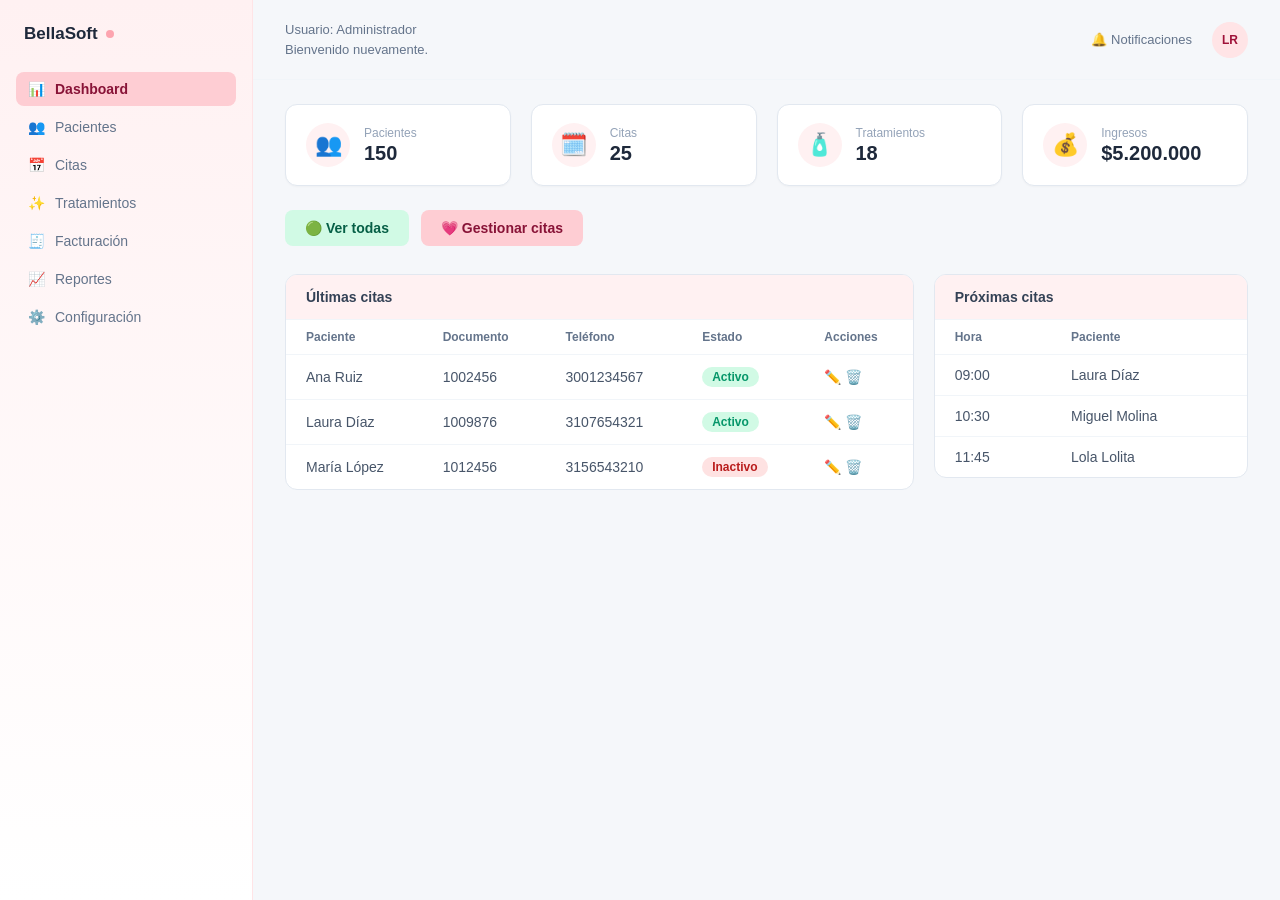
<file: index.htm>
<!DOCTYPE html>
<html lang="es">
<head>
  <meta charset="UTF-8">
  <meta name="viewport" content="width=device-width, initial-scale=1.0">
  <title>Dashboard | BellaSoft</title>
  <link rel="stylesheet" href="estilos.css">
</head>
<body>
 
<div class="app">
 
  <!-- =====================================================
     1. MENÚ LATERAL
     BD: permisos.modulo (cada enlace = un módulo) + rol_permiso (qué ve cada rol)
     ===================================================== -->
  <aside class="sidebar">
    <div class="logo">BellaSoft <span class="dot"></span></div>
    <nav class="nav">
      <a href="index.html" class="active"><span class="icon">📊</span> Dashboard</a>
      <a href="pacientes.html"><span class="icon">👥</span> Pacientes</a>
      <a href="citas.html"><span class="icon">📅</span> Citas</a>
      <a href="tratamientos.html"><span class="icon">✨</span> Tratamientos</a>
      <a href="facturacion.html"><span class="icon">🧾</span> Facturación</a>
      <a href="reportes.html"><span class="icon">📈</span> Reportes</a>
      <a href="configuracion.html"><span class="icon">⚙️</span> Configuración</a>
    </nav>
  </aside>
 
  <main class="main">
 
    <!-- =====================================================
     2. BARRA SUPERIOR
     BD: usuarios.nombres, usuarios.apellidos, roles.nombre (usuario en sesión)
     ===================================================== -->
    <header class="topbar">
      <div class="user-info">
        <div>Usuario: Administrador</div> <!-- roles.nombre -->
        <div>Bienvenido nuevamente.</div>
      </div>
      <div class="right">
        <div class="notifications">🔔 Notificaciones</div>
        <div class="avatar">LR</div> <!-- iniciales: usuarios.nombres + usuarios.apellidos -->
      </div>
    </header>
 
    <div class="content">
 
      <!-- =====================================================
     3. TARJETAS DE RESUMEN
     BD: COUNT(*) pacientes / citas / tratamientos, SUM(total) facturas
     ===================================================== -->
      <section class="stats">
        <div class="stat-card">
          <span class="emoji">👥</span>
          <div><div class="label">Pacientes</div><div class="value">150</div></div> <!-- COUNT(*) FROM pacientes -->
        </div>
        <div class="stat-card">
          <span class="emoji">🗓️</span>
          <div><div class="label">Citas</div><div class="value">25</div></div> <!-- COUNT(*) FROM citas -->
        </div>
        <div class="stat-card">
          <span class="emoji">🧴</span>
          <div><div class="label">Tratamientos</div><div class="value">18</div></div> <!-- COUNT(*) FROM tratamientos -->
        </div>
        <div class="stat-card">
          <span class="emoji">💰</span>
          <div><div class="label">Ingresos</div><div class="value">$5.200.000</div></div> <!-- SUM(total) FROM facturas -->
        </div>
      </section>
 
      <!-- =====================================================
     4. ACCIONES RÁPIDAS
     BD: navegación (sin consulta a BD)
     ===================================================== -->
      <section class="actions">
        <a class="btn btn-green" href="citas.html">🟢 Ver todas</a>
        <a class="btn btn-pink" href="citas.html">💗 Gestionar citas</a>
      </section>
 
      <!-- =====================================================
     5. PANELES DE CITAS
     BD: citas JOIN pacientes (últimas citas / próximas por fecha y hora)
     ===================================================== -->
      <section class="panels">
 
        <!-- 5.1 Últimas citas | pacientes.nombres, apellidos, numero_documento, telefono, estado -->
        <div class="panel">
          <div class="panel-title">Últimas citas</div>
          <table>
            <thead>
              <tr><th>Paciente</th><th>Documento</th><th>Teléfono</th><th>Estado</th><th>Acciones</th></tr>
            </thead>
            <tbody>
              <tr>
                <td>Ana Ruiz</td><td>1002456</td><td>3001234567</td>
                <td><span class="badge badge-activo">Activo</span></td>
                <td><span class="action-icons">✏️ 🗑️</span></td>
              </tr>
              <tr>
                <td>Laura Díaz</td><td>1009876</td><td>3107654321</td>
                <td><span class="badge badge-activo">Activo</span></td>
                <td><span class="action-icons">✏️ 🗑️</span></td>
              </tr>
              <tr>
                <td>María López</td><td>1012456</td><td>3156543210</td>
                <td><span class="badge badge-inactivo">Inactivo</span></td>
                <td><span class="action-icons">✏️ 🗑️</span></td>
              </tr>
            </tbody>
          </table>
        </div>
 
        <!-- 5.2 Próximas citas | citas.hora + pacientes (nombre) -->
        <div class="panel">
          <div class="panel-title">Próximas citas</div>
          <table class="proximas">
            <thead><tr><th>Hora</th><th>Paciente</th></tr></thead>
            <tbody>
              <tr><td>09:00</td><td>Laura Díaz</td></tr>
              <tr><td>10:30</td><td>Miguel Molina</td></tr>
              <tr><td>11:45</td><td>Lola Lolita</td></tr>
            </tbody>
          </table>
        </div>
 
      </section>
    </div>
 
  </main>
</div>
 
<!-- Lógica de la página (pendiente de implementar) -->
<script src="script.js"></script>
 
</body>
</html>
</file>
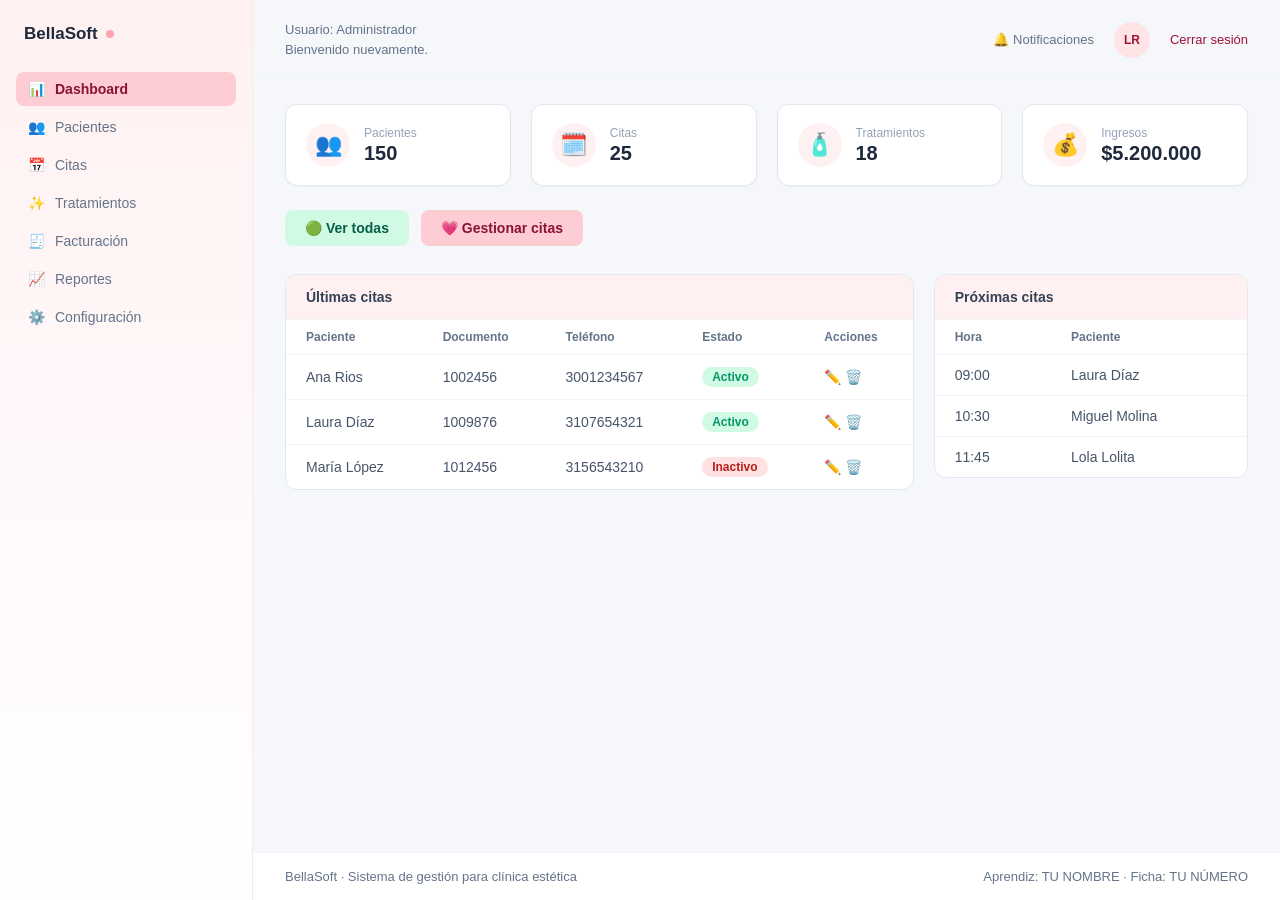
<file: index.html>
<!DOCTYPE html>
<html lang="es">
<head>
  <meta charset="UTF-8">
  <meta name="viewport" content="width=device-width, initial-scale=1.0">
  <title>Dashboard | BellaSoft</title>
  <link rel="stylesheet" href="estilos.css">
</head>
<body>

<div class="app">

  <!-- =====================================================
     1. MENÚ LATERAL
     BD: permisos.modulo (cada enlace = un módulo) + rol_permiso (qué ve cada rol)
     ===================================================== -->
  <aside class="sidebar">
    <div class="logo">BellaSoft <span class="dot"></span></div>
    <nav class="nav">
      <a href="index.html" class="active"><span class="icon">📊</span> Dashboard</a>
      <a href="pacientes.html"><span class="icon">👥</span> Pacientes</a>
      <a href="citas.html"><span class="icon">📅</span> Citas</a>
      <a href="tratamientos.html"><span class="icon">✨</span> Tratamientos</a>
      <a href="facturacion.html"><span class="icon">🧾</span> Facturación</a>
      <a href="reportes.html"><span class="icon">📈</span> Reportes</a>
      <a href="configuracion.html"><span class="icon">⚙️</span> Configuración</a>
    </nav>
  </aside>

  <main class="main">

    <!-- =====================================================
     2. BARRA SUPERIOR
     BD: usuarios.nombres, usuarios.apellidos, roles.nombre (usuario en sesión)
     ===================================================== -->
    <header class="topbar">
      <div class="user-info">
        <div>Usuario: Administrador</div> <!-- roles.nombre -->
        <div>Bienvenido nuevamente.</div>
      </div>
      <div class="right">
        <div class="notifications">🔔 Notificaciones</div>
        <div class="avatar">LR</div> <!-- iniciales: usuarios.nombres + usuarios.apellidos -->
        <a class="cerrar-sesion" href="inicio-sesion.html">Cerrar sesión</a>
      </div>
    </header>

    <div class="content">

      <!-- =====================================================
     3. TARJETAS DE RESUMEN
     BD: COUNT(*) pacientes / citas / tratamientos, SUM(total) facturas
     ===================================================== -->
      <section class="stats">
        <div class="stat-card">
          <span class="emoji">👥</span>
          <div><div class="label">Pacientes</div><div class="value">150</div></div> <!-- COUNT(*) FROM pacientes -->
        </div>
        <div class="stat-card">
          <span class="emoji">🗓️</span>
          <div><div class="label">Citas</div><div class="value">25</div></div> <!-- COUNT(*) FROM citas -->
        </div>
        <div class="stat-card">
          <span class="emoji">🧴</span>
          <div><div class="label">Tratamientos</div><div class="value">18</div></div> <!-- COUNT(*) FROM tratamientos -->
        </div>
        <div class="stat-card">
          <span class="emoji">💰</span>
          <div><div class="label">Ingresos</div><div class="value">$5.200.000</div></div> <!-- SUM(monto) FROM pagos (ver vista_ingresos_mensuales) -->
        </div>
      </section>

      <!-- =====================================================
     4. ACCIONES RÁPIDAS
     BD: navegación (sin consulta a BD)
     ===================================================== -->
      <section class="actions">
        <a class="btn btn-green" href="citas.html">🟢 Ver todas</a>
        <a class="btn btn-pink" href="citas.html">💗 Gestionar citas</a>
      </section>

      <!-- =====================================================
     5. PANELES DE CITAS
     BD: citas JOIN pacientes (últimas citas / próximas por fecha y hora)
     ===================================================== -->
      <section class="panels">

        <!-- 5.1 Últimas citas | pacientes.nombres, apellidos, numero_documento, telefono, estado -->
        <div class="panel">
          <div class="panel-title">Últimas citas</div>
          <table>
            <thead>
            <tr><th>Paciente</th><th>Documento</th><th>Teléfono</th><th>Estado</th><th>Acciones</th></tr>
            </thead>
            <tbody>
            <tr>
              <td>Ana Rios</td><td>1002456</td><td>3001234567</td>
              <td><span class="badge badge-activo">Activo</span></td>
              <td><span class="action-icons">✏️ 🗑️</span></td>
            </tr>
            <tr>
              <td>Laura Díaz</td><td>1009876</td><td>3107654321</td>
              <td><span class="badge badge-activo">Activo</span></td>
              <td><span class="action-icons">✏️ 🗑️</span></td>
            </tr>
            <tr>
              <td>María López</td><td>1012456</td><td>3156543210</td>
              <td><span class="badge badge-inactivo">Inactivo</span></td>
              <td><span class="action-icons">✏️ 🗑️</span></td>
            </tr>
            </tbody>
          </table>
        </div>

        <!-- 5.2 Próximas citas | citas.hora + pacientes (nombre) -->
        <div class="panel">
          <div class="panel-title">Próximas citas</div>
          <table class="proximas">
            <thead><tr><th>Hora</th><th>Paciente</th></tr></thead>
            <tbody>
            <tr><td>09:00</td><td>Laura Díaz</td></tr>
            <tr><td>10:30</td><td>Miguel Molina</td></tr>
            <tr><td>11:45</td><td>Lola Lolita</td></tr>
            </tbody>
          </table>
        </div>

      </section>
    </div>

    <!-- =====================================================
     PIE DE PÁGINA
     Datos del aprendiz para identificar la evidencia
     ===================================================== -->
    <footer class="pie">
      <p>BellaSoft · Sistema de gestión para clínica estética</p>
      <p>Aprendiz: TU NOMBRE · Ficha: TU NÚMERO</p>
    </footer>
  </main>
</div>

<!-- Lógica de la página: validaciones, filtros y eventos (script.js) -->
<script src="script.js"></script>

</body>
</html>
</file>
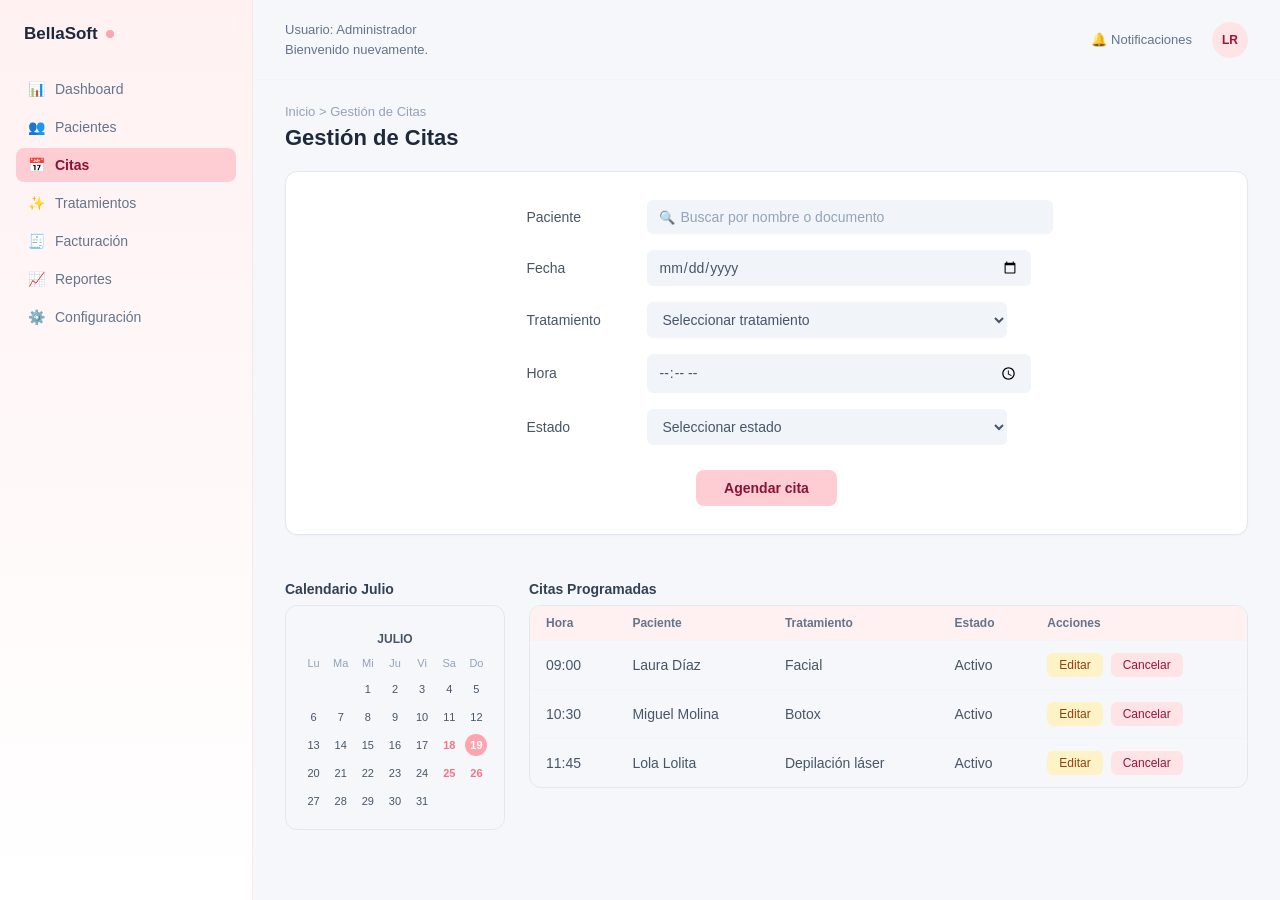
<file: Citas.html>
<!DOCTYPE html>
<html lang="es">
<head>
  <meta charset="UTF-8">
  <meta name="viewport" content="width=device-width, initial-scale=1.0">
  <title>Gestión de Citas | BellaSoft</title>
  <link rel="stylesheet" href="estilos.css">
</head>
<body>

<div class="app">

  <!-- =====================================================
     1. MENÚ LATERAL
     BD: permisos.modulo (cada enlace = un módulo) + rol_permiso (qué ve cada rol)
     ===================================================== -->
  <aside class="sidebar">
    <div class="logo">BellaSoft <span class="dot"></span></div>
    <nav class="nav">
      <a href="index.html"><span class="icon">📊</span> Dashboard</a>
      <a href="pacientes.html"><span class="icon">👥</span> Pacientes</a>
      <a href="citas.html" class="active"><span class="icon">📅</span> Citas</a>
      <a href="tratamientos.html"><span class="icon">✨</span> Tratamientos</a>
      <a href="facturacion.html"><span class="icon">🧾</span> Facturación</a>
      <a href="reportes.html"><span class="icon">📈</span> Reportes</a>
      <a href="configuracion.html"><span class="icon">⚙️</span> Configuración</a>
    </nav>
  </aside>

  <main class="main">

    <!-- =====================================================
     2. BARRA SUPERIOR
     BD: usuarios.nombres, usuarios.apellidos, roles.nombre (usuario en sesión)
     ===================================================== -->
    <header class="topbar">
      <div class="user-info">
        <div>Usuario: Administrador</div> <!-- roles.nombre -->
        <div>Bienvenido nuevamente.</div>
      </div>
      <div class="right">
        <div class="notifications">🔔 Notificaciones</div>
        <div class="avatar">LR</div> <!-- iniciales: usuarios.nombres + usuarios.apellidos -->
      </div>
    </header>

    <div class="content">

      <p class="breadcrumb">Inicio &gt; Gestión de Citas</p>
      <h1>Gestión de Citas</h1>

      <!-- =====================================================
     3. FORMULARIO: AGENDAR CITA
     BD: tabla citas (INSERT)
     PENDIENTE: confirmar nombres de columnas con la sección de citas del script SQL
     ===================================================== -->
      <section class="form-card">
        <div class="form-grid">

          <label for="paciente">Paciente</label>
          <div class="field">
            <span class="icon-search">🔍</span>
            <input id="paciente" type="text" placeholder="Buscar por nombre o documento"> <!-- citas.id_paciente (FK -> pacientes) -->
          </div>

          <label for="fecha">Fecha</label>
          <input id="fecha" type="date"> <!-- citas.fecha -->

          <label for="tratamiento">Tratamiento</label>
          <select id="tratamiento"> <!-- citas.id_tratamiento (FK -> tratamientos); opciones deben venir de la BD -->
            <option value="">Seleccionar tratamiento</option>
            <option>Facial</option>
            <option>Botox</option>
            <option>Depilación láser</option>
          </select>

          <label for="hora">Hora</label>
          <input id="hora" type="time"> <!-- citas.hora -->

          <label for="estado">Estado</label>
          <select id="estado"> <!-- citas.estado (PENDIENTE: alinear valores con el ENUM de la BD) -->
            <option value="">Seleccionar estado</option>
            <option>Activo</option>
            <option>Cancelado</option>
            <option>Completado</option>
          </select>

        </div>
        <div class="form-actions">
          <button type="button" class="btn-primary">Agendar cita</button>
        </div>
      </section>

      <section class="lower">

        <div>
          <!-- =====================================================
     4. CALENDARIO MENSUAL
     BD: días con cita: SELECT DISTINCT fecha FROM citas WHERE MONTH(fecha)=?
     ===================================================== -->
          <p class="section-title">Calendario Julio</p>
          <div class="calendar">
            <p class="month">JULIO</p>
            <table>
              <thead><tr><th>Lu</th><th>Ma</th><th>Mi</th><th>Ju</th><th>Vi</th><th>Sa</th><th>Do</th></tr></thead>
              <tbody>
              <tr><td></td><td></td><td><span class="day">1</span></td><td><span class="day">2</span></td><td><span class="day">3</span></td><td><span class="day">4</span></td><td><span class="day">5</span></td></tr>
              <tr><td><span class="day">6</span></td><td><span class="day">7</span></td><td><span class="day">8</span></td><td><span class="day">9</span></td><td><span class="day">10</span></td><td><span class="day">11</span></td><td><span class="day">12</span></td></tr>
              <tr><td><span class="day">13</span></td><td><span class="day">14</span></td><td><span class="day">15</span></td><td><span class="day">16</span></td><td><span class="day">17</span></td><td><span class="day highlight">18</span></td><td><span class="day selected">19</span></td></tr>
              <tr><td><span class="day">20</span></td><td><span class="day">21</span></td><td><span class="day">22</span></td><td><span class="day">23</span></td><td><span class="day">24</span></td><td><span class="day highlight">25</span></td><td><span class="day highlight">26</span></td></tr>
              <tr><td><span class="day">27</span></td><td><span class="day">28</span></td><td><span class="day">29</span></td><td><span class="day">30</span></td><td><span class="day">31</span></td><td></td><td></td></tr>
              </tbody>
            </table>
          </div>
        </div>

        <div>
          <!-- =====================================================
     5. TABLA: CITAS PROGRAMADAS
     BD: citas JOIN pacientes JOIN tratamientos WHERE fecha = día seleccionado
     ===================================================== -->
          <p class="section-title">Citas Programadas</p>
          <div class="table-wrap">
            <table class="citas">
              <thead>
                <tr>
                  <th>Hora</th>         <!-- citas.hora -->
                  <th>Paciente</th>     <!-- pacientes.nombres + apellidos -->
                  <th>Tratamiento</th>  <!-- tratamientos.nombre -->
                  <th>Estado</th>       <!-- citas.estado -->
                  <th>Acciones</th>     <!-- Editar = UPDATE | Cancelar = estado 'Cancelado' -->
                </tr>
              </thead>
              <tbody>
              <tr>
                <td>09:00</td><td>Laura Díaz</td><td>Facial</td>
                <td class="estado-activo">Activo</td>
                <td><div class="acciones">
                  <button class="btn-editar" type="button">Editar</button>
                  <button class="btn-cancelar" type="button">Cancelar</button>
                </div></td>
              </tr>
              <tr>
                <td>10:30</td><td>Miguel Molina</td><td>Botox</td>
                <td class="estado-activo">Activo</td>
                <td><div class="acciones">
                  <button class="btn-editar" type="button">Editar</button>
                  <button class="btn-cancelar" type="button">Cancelar</button>
                </div></td>
              </tr>
              <tr>
                <td>11:45</td><td>Lola Lolita</td><td>Depilación láser</td>
                <td class="estado-activo">Activo</td>
                <td><div class="acciones">
                  <button class="btn-editar" type="button">Editar</button>
                  <button class="btn-cancelar" type="button">Cancelar</button>
                </div></td>
              </tr>
              </tbody>
            </table>
          </div>
        </div>

      </section>
    </div>

  </main>
</div>

<!-- Lógica de la página (pendiente de implementar) -->
<script src="script.js"></script>

</body>
</html>
</file>
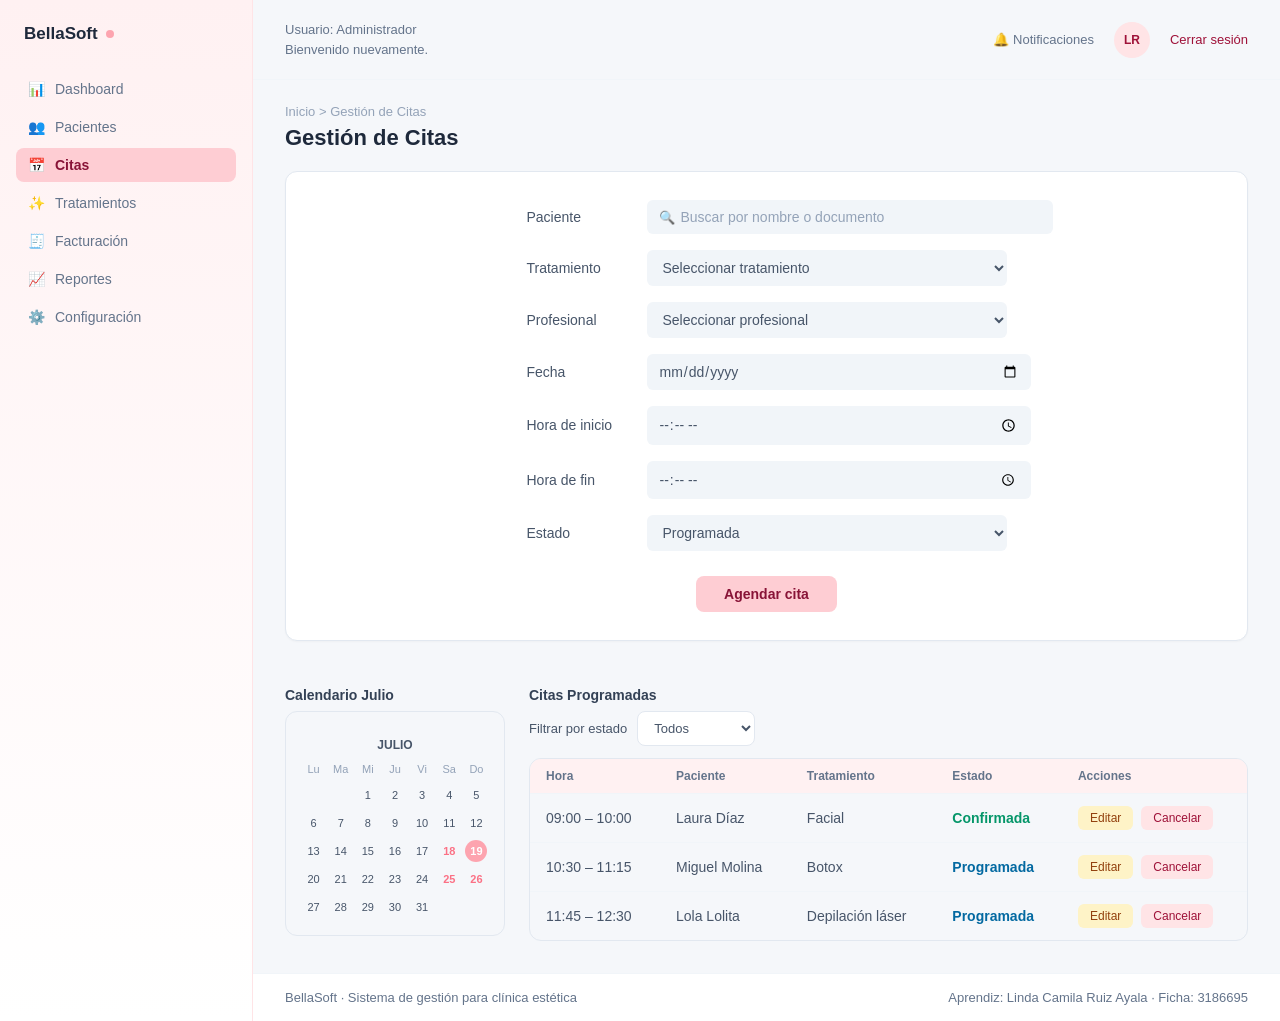
<file: citas.html>
<!DOCTYPE html>
<html lang="es">
<head>
  <meta charset="UTF-8">
  <meta name="viewport" content="width=device-width, initial-scale=1.0">
  <title>Gestión de Citas | BellaSoft</title>
  <link rel="stylesheet" href="estilos.css">
</head>
<body>

<div class="app">

  <!-- =====================================================
     1. MENÚ LATERAL
     BD: permisos.modulo (cada enlace = un módulo) + rol_permiso (qué ve cada rol)
     ===================================================== -->
  <aside class="sidebar">
    <div class="logo">BellaSoft <span class="dot"></span></div>
    <nav class="nav">
      <a href="index.html"><span class="icon">📊</span> Dashboard</a>
      <a href="pacientes.html"><span class="icon">👥</span> Pacientes</a>
      <a href="citas.html" class="active"><span class="icon">📅</span> Citas</a>
      <a href="tratamientos.html"><span class="icon">✨</span> Tratamientos</a>
      <a href="facturacion.html"><span class="icon">🧾</span> Facturación</a>
      <a href="reportes.html"><span class="icon">📈</span> Reportes</a>
      <a href="configuracion.html"><span class="icon">⚙️</span> Configuración</a>
    </nav>
  </aside>

  <main class="main">

    <!-- =====================================================
     2. BARRA SUPERIOR
     BD: usuarios.nombres, usuarios.apellidos, roles.nombre (usuario en sesión)
     ===================================================== -->
    <header class="topbar">
      <div class="user-info">
        <div>Usuario: Administrador</div> <!-- roles.nombre -->
        <div>Bienvenido nuevamente.</div>
      </div>
      <div class="right">
        <div class="notifications">🔔 Notificaciones</div>
        <div class="avatar">LR</div> <!-- iniciales: usuarios.nombres + usuarios.apellidos -->
        <a class="cerrar-sesion" href="inicio-sesion.html">Cerrar sesión</a>
      </div>
    </header>

    <div class="content">

      <p class="breadcrumb">Inicio &gt; Gestión de Citas</p>
      <h1>Gestión de Citas</h1>

      <!-- =====================================================
     3. FORMULARIO: AGENDAR CITA
     BD: tabla citas (INSERT) - columnas verificadas con bellasoft.sql
     ===================================================== -->
      <section class="form-card">
        <form id="form-cita" novalidate>
          <div class="form-grid">

            <label for="paciente">Paciente</label>
            <div class="field">
              <span class="icon-search">🔍</span>
              <input id="paciente" name="id_paciente" type="text" placeholder="Buscar por nombre o documento" required> <!-- citas.id_paciente (FK -> pacientes) -->
            </div>

            <label for="tratamiento">Tratamiento</label>
            <select id="tratamiento" name="id_tratamiento" required> <!-- citas.id_tratamiento (FK -> tratamientos); las opciones deben venir de la BD -->
              <option value="">Seleccionar tratamiento</option>
              <option value="1">Facial</option>
              <option value="2">Botox</option>
              <option value="3">Depilación láser</option>
            </select>

            <label for="profesional">Profesional</label>
            <select id="profesional" name="id_profesional" required> <!-- citas.id_profesional (FK -> usuarios con rol Profesional) -->
              <option value="">Seleccionar profesional</option>
              <option value="4">Sofía Gómez</option>
            </select>

            <label for="fecha">Fecha</label>
            <input id="fecha" name="fecha" type="date" required> <!-- citas.fecha -->

            <label for="hora-inicio">Hora de inicio</label>
            <input id="hora-inicio" name="hora_inicio" type="time" required> <!-- citas.hora_inicio -->

            <label for="hora-fin">Hora de fin</label>
            <input id="hora-fin" name="hora_fin" type="time" required> <!-- citas.hora_fin -->

            <label for="estado">Estado</label>
            <select id="estado" name="estado"> <!-- citas.estado ENUM('Programada','Confirmada','Atendida','Cancelada','No asistió') -->
              <option value="Programada">Programada</option>
              <option value="Confirmada">Confirmada</option>
              <option value="Atendida">Atendida</option>
              <option value="Cancelada">Cancelada</option>
              <option value="No asistió">No asistió</option>
            </select>

          </div>
          <div class="form-actions">
            <button type="submit" class="btn-primary">Agendar cita</button>
          </div>
        </form>
      </section>

      <section class="lower">

        <div>
          <!-- =====================================================
     4. CALENDARIO MENSUAL
     BD: días con cita: SELECT DISTINCT fecha FROM citas WHERE MONTH(fecha)=?
     ===================================================== -->
          <p class="section-title">Calendario Julio</p>
          <div class="calendar">
            <p class="month">JULIO</p>
            <table>
              <thead><tr><th>Lu</th><th>Ma</th><th>Mi</th><th>Ju</th><th>Vi</th><th>Sa</th><th>Do</th></tr></thead>
              <tbody>
              <tr><td></td><td></td><td><span class="day">1</span></td><td><span class="day">2</span></td><td><span class="day">3</span></td><td><span class="day">4</span></td><td><span class="day">5</span></td></tr>
              <tr><td><span class="day">6</span></td><td><span class="day">7</span></td><td><span class="day">8</span></td><td><span class="day">9</span></td><td><span class="day">10</span></td><td><span class="day">11</span></td><td><span class="day">12</span></td></tr>
              <tr><td><span class="day">13</span></td><td><span class="day">14</span></td><td><span class="day">15</span></td><td><span class="day">16</span></td><td><span class="day">17</span></td><td><span class="day highlight">18</span></td><td><span class="day selected">19</span></td></tr>
              <tr><td><span class="day">20</span></td><td><span class="day">21</span></td><td><span class="day">22</span></td><td><span class="day">23</span></td><td><span class="day">24</span></td><td><span class="day highlight">25</span></td><td><span class="day highlight">26</span></td></tr>
              <tr><td><span class="day">27</span></td><td><span class="day">28</span></td><td><span class="day">29</span></td><td><span class="day">30</span></td><td><span class="day">31</span></td><td></td><td></td></tr>
              </tbody>
            </table>
          </div>
        </div>

        <div>
          <!-- =====================================================
     5. TABLA: CITAS PROGRAMADAS
     BD: citas JOIN pacientes JOIN tratamientos WHERE fecha = día seleccionado
     ===================================================== -->
          <p class="section-title">Citas Programadas</p>
          <div class="filtros">
            <label for="filtro-estado">Filtrar por estado</label>
            <select id="filtro-estado">
              <option value="">Todos</option>
              <option value="Programada">Programada</option>
              <option value="Confirmada">Confirmada</option>
              <option value="Atendida">Atendida</option>
              <option value="Cancelada">Cancelada</option>
              <option value="No asistió">No asistió</option>
            </select>
          </div>
          <div class="table-wrap">
            <table class="citas">
              <thead>
              <tr>
                <th>Hora</th>         <!-- citas.hora_inicio – citas.hora_fin -->
                <th>Paciente</th>     <!-- pacientes.nombres + apellidos -->
                <th>Tratamiento</th>  <!-- tratamientos.nombre -->
                <th>Estado</th>       <!-- citas.estado -->
                <th>Acciones</th>     <!-- Editar = UPDATE | Cancelar = estado 'Cancelada' -->
              </tr>
              </thead>
              <tbody>
              <tr>
                <td>09:00 – 10:00</td><td>Laura Díaz</td><td>Facial</td>
                <td class="estado-confirmada">Confirmada</td>
                <td><div class="acciones">
                  <button class="btn-editar" type="button">Editar</button>
                  <button class="btn-cancelar" type="button">Cancelar</button>
                </div></td>
              </tr>
              <tr>
                <td>10:30 – 11:15</td><td>Miguel Molina</td><td>Botox</td>
                <td class="estado-programada">Programada</td>
                <td><div class="acciones">
                  <button class="btn-editar" type="button">Editar</button>
                  <button class="btn-cancelar" type="button">Cancelar</button>
                </div></td>
              </tr>
              <tr>
                <td>11:45 – 12:30</td><td>Lola Lolita</td><td>Depilación láser</td>
                <td class="estado-programada">Programada</td>
                <td><div class="acciones">
                  <button class="btn-editar" type="button">Editar</button>
                  <button class="btn-cancelar" type="button">Cancelar</button>
                </div></td>
              </tr>
              </tbody>
            </table>
          </div>
        </div>

      </section>
    </div>

    <!-- =====================================================
     PIE DE PÁGINA
     Datos del aprendiz para identificar la evidencia
     ===================================================== -->
    <footer class="pie">
      <p>BellaSoft · Sistema de gestión para clínica estética</p>
      <p>Aprendiz: Linda Camila Ruiz Ayala · Ficha: 3186695</p>
    </footer>
  </main>
</div>

<!-- Lógica de la página: validaciones, filtros y eventos (script.js) -->
<script src="script.js"></script>

</body>
</html>
</file>
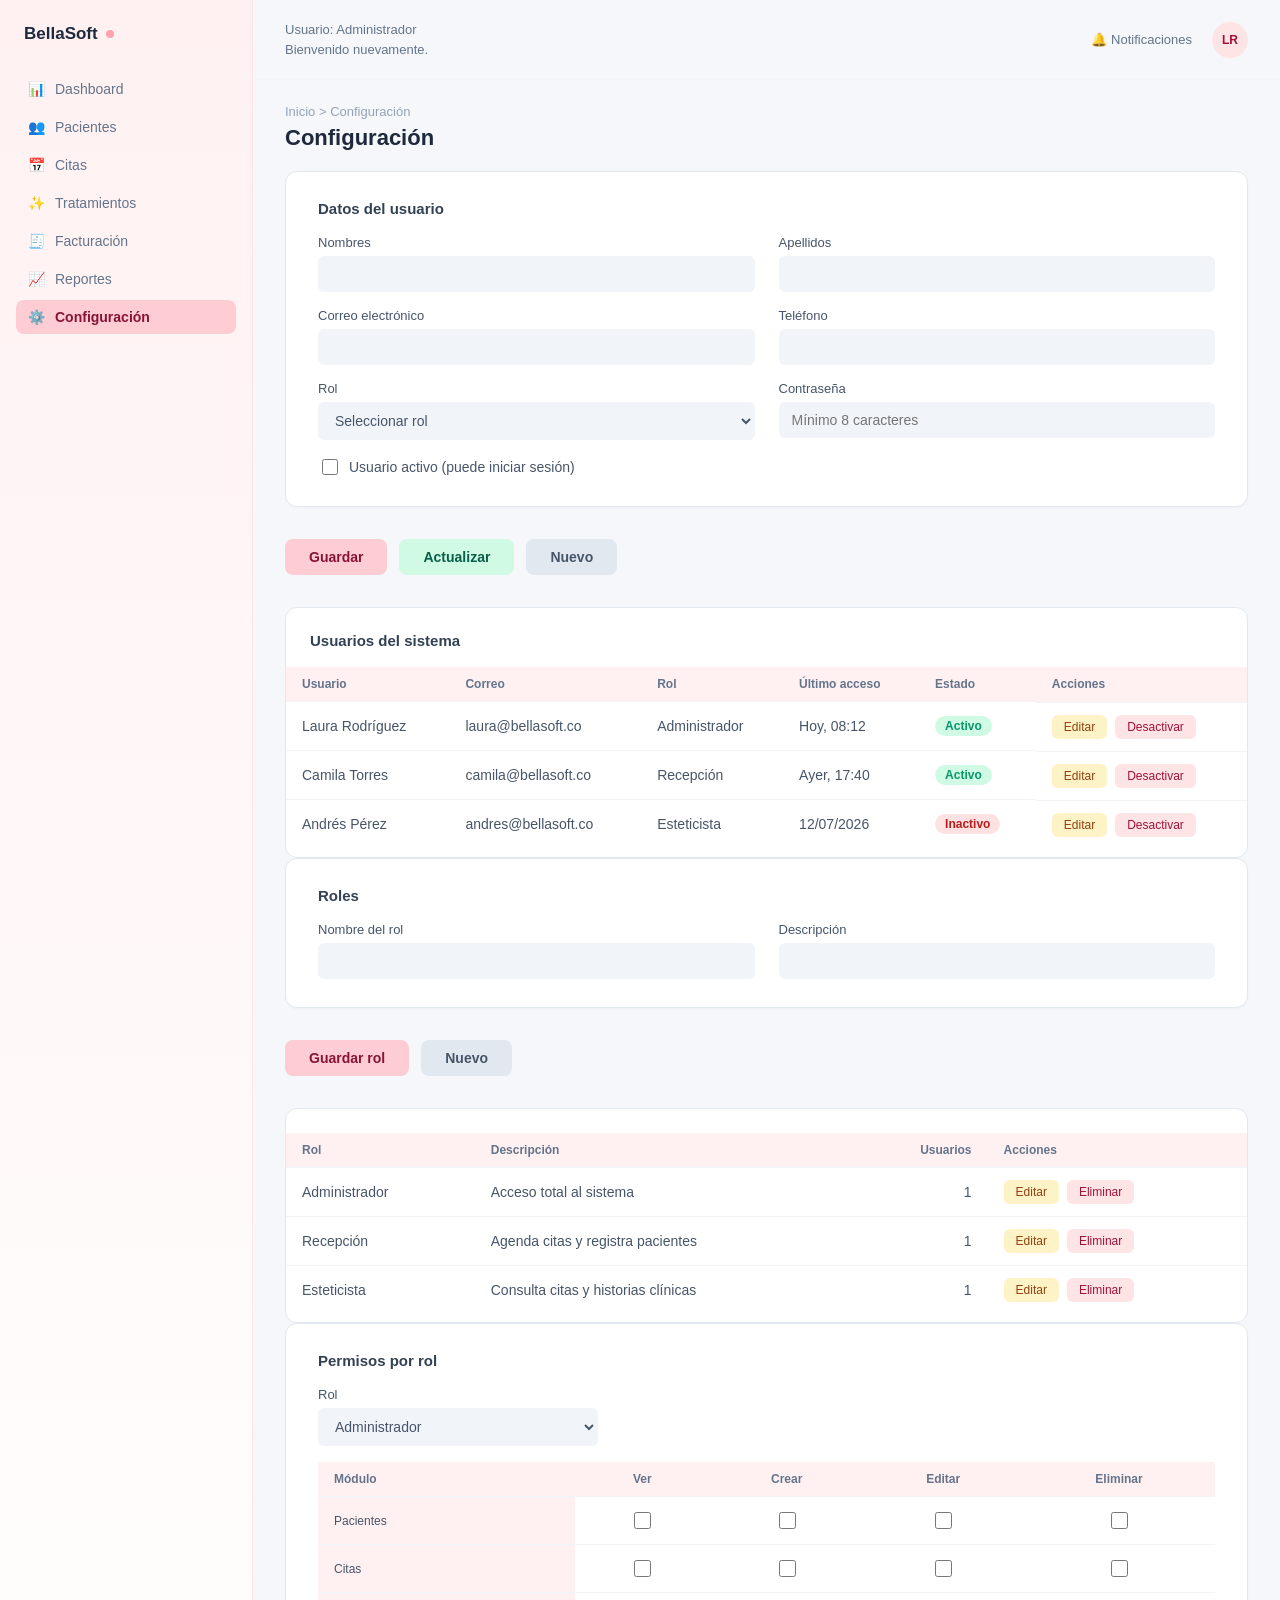
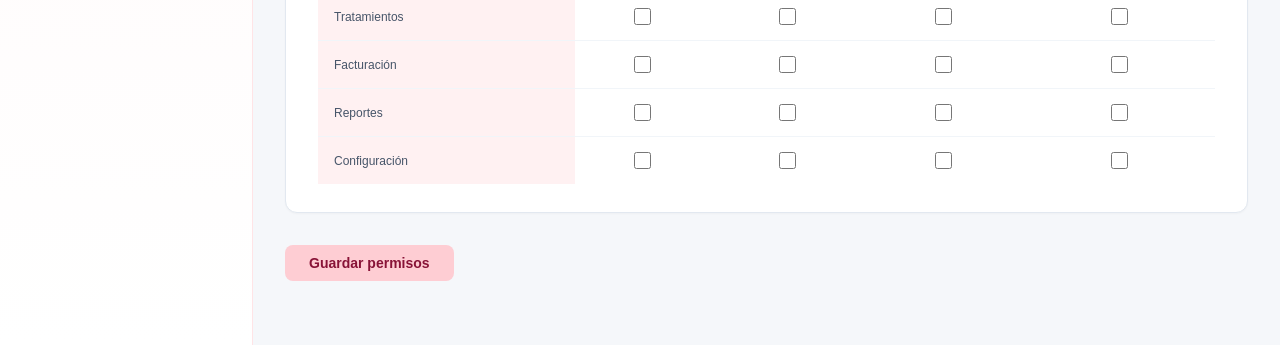
<file: Configuracion.html>
<!DOCTYPE html>
<html lang="es">
<head>
  <meta charset="UTF-8">
  <meta name="viewport" content="width=device-width, initial-scale=1.0">
  <title>Configuración | BellaSoft</title>
  <link rel="stylesheet" href="estilos.css">
</head>
<body>

<div class="app">

  <!-- =====================================================
     1. MENÚ LATERAL
     BD: permisos.modulo (cada enlace = un módulo) + rol_permiso (qué ve cada rol)
     ===================================================== -->
  <aside class="sidebar">
    <div class="logo">BellaSoft <span class="dot"></span></div>
    <nav class="nav">
      <a href="index.html"><span class="icon">📊</span> Dashboard</a>
      <a href="pacientes.html"><span class="icon">👥</span> Pacientes</a>
      <a href="citas.html"><span class="icon">📅</span> Citas</a>
      <a href="tratamientos.html"><span class="icon">✨</span> Tratamientos</a>
      <a href="facturacion.html"><span class="icon">🧾</span> Facturación</a>
      <a href="reportes.html"><span class="icon">📈</span> Reportes</a>
      <a href="configuracion.html" class="active"><span class="icon">⚙️</span> Configuración</a>
    </nav>
  </aside>

  <main class="main">

    <!-- =====================================================
     2. BARRA SUPERIOR
     BD: usuarios.nombres, usuarios.apellidos, roles.nombre (usuario en sesión)
     ===================================================== -->
    <header class="topbar">
      <div class="user-info">
        <div>Usuario: Administrador</div> <!-- roles.nombre -->
        <div>Bienvenido nuevamente.</div>
      </div>
      <div class="right">
        <div class="notifications">🔔 Notificaciones</div>
        <div class="avatar">LR</div> <!-- iniciales: usuarios.nombres + usuarios.apellidos -->
      </div>
    </header>

    <div class="content">

      <p class="breadcrumb">Inicio &gt; Configuración</p>
      <h1>Configuración</h1>

      <!-- =====================================================
     3. USUARIOS: FORMULARIO
     BD: tabla usuarios (INSERT / UPDATE)
     La contraseña se guarda solo como hash (password_hash); nunca en texto plano
     ===================================================== -->
      <form class="formulario-paciente" id="form-usuario" novalidate>
        <section class="form-card">
          <h3>Datos del usuario</h3>
          <div class="formulario">
          <div class="campo">
            <label for="u-nombres">Nombres</label>
            <input id="u-nombres" name="nombres" type="text" maxlength="100" required> <!-- usuarios.nombres VARCHAR(100) -->
          </div>

          <div class="campo">
            <label for="u-apellidos">Apellidos</label>
            <input id="u-apellidos" name="apellidos" type="text" maxlength="100" required> <!-- usuarios.apellidos VARCHAR(100) -->
          </div>

          <div class="campo">
            <label for="u-email">Correo electrónico</label>
            <input id="u-email" name="email" type="email" maxlength="120" autocomplete="off" required> <!-- usuarios.email VARCHAR(120) (único) -->
          </div>

          <div class="campo">
            <label for="u-telefono">Teléfono</label>
            <input id="u-telefono" name="telefono" type="tel" maxlength="20"> <!-- usuarios.telefono VARCHAR(20) -->
          </div>

          <div class="campo">
            <label for="u-rol">Rol</label>
            <select id="u-rol" name="id_rol" required><option value="">Seleccionar rol</option><option value="1">Administrador</option><option value="2">Recepción</option><option value="3">Esteticista</option></select> <!-- usuarios.id_rol (FK -> roles); las opciones deben venir de la tabla roles -->
          </div>

          <div class="campo">
            <label for="u-password">Contraseña</label>
            <input id="u-password" name="password" type="password" autocomplete="new-password" minlength="8" placeholder="Mínimo 8 caracteres"> <!-- se guarda como usuarios.password_hash; al editar, vacío = no cambiar -->
          </div>

          <div class="campo campo-completo campo-check">
            <label for="u-activo"><input id="u-activo" name="activo" type="checkbox" value="1"> Usuario activo (puede iniciar sesión)</label> <!-- usuarios.activo TINYINT(1) -->
          </div>

          </div>
        </section>
        <div class="botones-formulario">
          <button class="guardar" type="submit">Guardar</button>
          <button class="actualizar" type="button">Actualizar</button>
          <button class="nuevo" type="reset">Nuevo</button>
        </div>
      </form>

      <!-- =====================================================
     4. USUARIOS: TABLA
     BD: SELECT FROM usuarios JOIN roles
     ===================================================== -->
      <section class="table-card">
        <h3>Usuarios del sistema</h3>
        <div class="tabla-scroll">
        <table class="tabla-datos">
          <thead>
            <tr><th>Usuario</th><th>Correo</th><th>Rol</th><th>Último acceso</th><th>Estado</th><th>Acciones</th></tr>
          </thead>
          <tbody>
            <tr data-id="1">
              <td>Laura Rodríguez</td><td>laura@bellasoft.co</td><td>Administrador</td><td>Hoy, 08:12</td><td><span class="badge badge-activo">Activo</span></td>
              <td class="acciones-tabla"><button class="editar" type="button">Editar</button><button class="eliminar" type="button">Desactivar</button></td>
            </tr>
            <tr data-id="2">
              <td>Camila Torres</td><td>camila@bellasoft.co</td><td>Recepción</td><td>Ayer, 17:40</td><td><span class="badge badge-activo">Activo</span></td>
              <td class="acciones-tabla"><button class="editar" type="button">Editar</button><button class="eliminar" type="button">Desactivar</button></td>
            </tr>
            <tr data-id="3">
              <td>Andrés Pérez</td><td>andres@bellasoft.co</td><td>Esteticista</td><td>12/07/2026</td><td><span class="badge badge-inactivo">Inactivo</span></td>
              <td class="acciones-tabla"><button class="editar" type="button">Editar</button><button class="eliminar" type="button">Desactivar</button></td>
            </tr>
          </tbody>
        </table>
        </div>
      </section>

      <!-- =====================================================
     5. ROLES
     BD: tabla roles (nombre UNIQUE, descripcion)
     ===================================================== -->
      <form class="formulario-paciente" id="form-rol" novalidate>
        <section class="form-card">
          <h3>Roles</h3>
          <div class="formulario">
          <div class="campo">
            <label for="rol-nombre">Nombre del rol</label>
            <input id="rol-nombre" name="nombre" type="text" maxlength="50" required> <!-- roles.nombre VARCHAR(50) (único) -->
          </div>

          <div class="campo">
            <label for="rol-descripcion">Descripción</label>
            <input id="rol-descripcion" name="descripcion" type="text" maxlength="200"> <!-- roles.descripcion VARCHAR(200) -->
          </div>

          </div>
        </section>
        <div class="botones-formulario">
          <button class="guardar" type="submit">Guardar rol</button>
          <button class="nuevo" type="reset">Nuevo</button>
        </div>
      </form>
      <section class="table-card">
        <div class="tabla-scroll">
        <table class="tabla-datos">
          <thead><tr><th>Rol</th><th>Descripción</th><th class="num">Usuarios</th><th>Acciones</th></tr></thead> <!-- Usuarios = COUNT(*) FROM usuarios por id_rol; no se elimina un rol con usuarios (FK) -->
          <tbody>
            <tr data-id="1"><td>Administrador</td><td>Acceso total al sistema</td><td class="num">1</td>
              <td class="acciones-tabla"><button class="editar" type="button">Editar</button><button class="eliminar" type="button">Eliminar</button></td></tr>
            <tr data-id="2"><td>Recepción</td><td>Agenda citas y registra pacientes</td><td class="num">1</td>
              <td class="acciones-tabla"><button class="editar" type="button">Editar</button><button class="eliminar" type="button">Eliminar</button></td></tr>
            <tr data-id="3"><td>Esteticista</td><td>Consulta citas y historias clínicas</td><td class="num">1</td>
              <td class="acciones-tabla"><button class="editar" type="button">Editar</button><button class="eliminar" type="button">Eliminar</button></td></tr>
          </tbody>
        </table>
        </div>
      </section>

      <!-- =====================================================
     6. PERMISOS POR ROL
     BD: permisos (modulo, accion) + rol_permiso (id_rol, id_permiso)
     Guardar = reemplazar las filas de rol_permiso del rol elegido
     ===================================================== -->
      <form class="formulario-paciente" id="form-permisos">
        <section class="form-card">
          <h3>Permisos por rol</h3>
          <div class="campo rol-selector">
            <label for="permisos-rol">Rol</label>
            <select id="permisos-rol" name="id_rol"><option value="1">Administrador</option><option value="2">Recepción</option><option value="3">Esteticista</option></select>
          </div>
          <div class="tabla-scroll">
          <table class="tabla-datos matriz-permisos">
            <thead><tr><th>Módulo</th><th>Ver</th><th>Crear</th><th>Editar</th><th>Eliminar</th></tr></thead>
            <tbody>
            <tr><th scope="row">Pacientes</th><td><input type="checkbox" data-modulo="pacientes" data-accion="ver" aria-label="Pacientes: ver"></td><td><input type="checkbox" data-modulo="pacientes" data-accion="crear" aria-label="Pacientes: crear"></td><td><input type="checkbox" data-modulo="pacientes" data-accion="editar" aria-label="Pacientes: editar"></td><td><input type="checkbox" data-modulo="pacientes" data-accion="eliminar" aria-label="Pacientes: eliminar"></td></tr>
            <tr><th scope="row">Citas</th><td><input type="checkbox" data-modulo="citas" data-accion="ver" aria-label="Citas: ver"></td><td><input type="checkbox" data-modulo="citas" data-accion="crear" aria-label="Citas: crear"></td><td><input type="checkbox" data-modulo="citas" data-accion="editar" aria-label="Citas: editar"></td><td><input type="checkbox" data-modulo="citas" data-accion="eliminar" aria-label="Citas: eliminar"></td></tr>
            <tr><th scope="row">Tratamientos</th><td><input type="checkbox" data-modulo="tratamientos" data-accion="ver" aria-label="Tratamientos: ver"></td><td><input type="checkbox" data-modulo="tratamientos" data-accion="crear" aria-label="Tratamientos: crear"></td><td><input type="checkbox" data-modulo="tratamientos" data-accion="editar" aria-label="Tratamientos: editar"></td><td><input type="checkbox" data-modulo="tratamientos" data-accion="eliminar" aria-label="Tratamientos: eliminar"></td></tr>
            <tr><th scope="row">Facturación</th><td><input type="checkbox" data-modulo="facturacion" data-accion="ver" aria-label="Facturación: ver"></td><td><input type="checkbox" data-modulo="facturacion" data-accion="crear" aria-label="Facturación: crear"></td><td><input type="checkbox" data-modulo="facturacion" data-accion="editar" aria-label="Facturación: editar"></td><td><input type="checkbox" data-modulo="facturacion" data-accion="eliminar" aria-label="Facturación: eliminar"></td></tr>
            <tr><th scope="row">Reportes</th><td><input type="checkbox" data-modulo="reportes" data-accion="ver" aria-label="Reportes: ver"></td><td><input type="checkbox" data-modulo="reportes" data-accion="crear" aria-label="Reportes: crear"></td><td><input type="checkbox" data-modulo="reportes" data-accion="editar" aria-label="Reportes: editar"></td><td><input type="checkbox" data-modulo="reportes" data-accion="eliminar" aria-label="Reportes: eliminar"></td></tr>
            <tr><th scope="row">Configuración</th><td><input type="checkbox" data-modulo="configuracion" data-accion="ver" aria-label="Configuración: ver"></td><td><input type="checkbox" data-modulo="configuracion" data-accion="crear" aria-label="Configuración: crear"></td><td><input type="checkbox" data-modulo="configuracion" data-accion="editar" aria-label="Configuración: editar"></td><td><input type="checkbox" data-modulo="configuracion" data-accion="eliminar" aria-label="Configuración: eliminar"></td></tr>
            </tbody>
          </table>
          </div>
        </section>
        <div class="botones-formulario">
          <button class="guardar" type="submit">Guardar permisos</button>
        </div>
      </form>
    </div>

  </main>
</div>

<!-- Lógica de la página (pendiente de implementar) -->
<script src="script.js"></script>

</body>
</html>
</file>
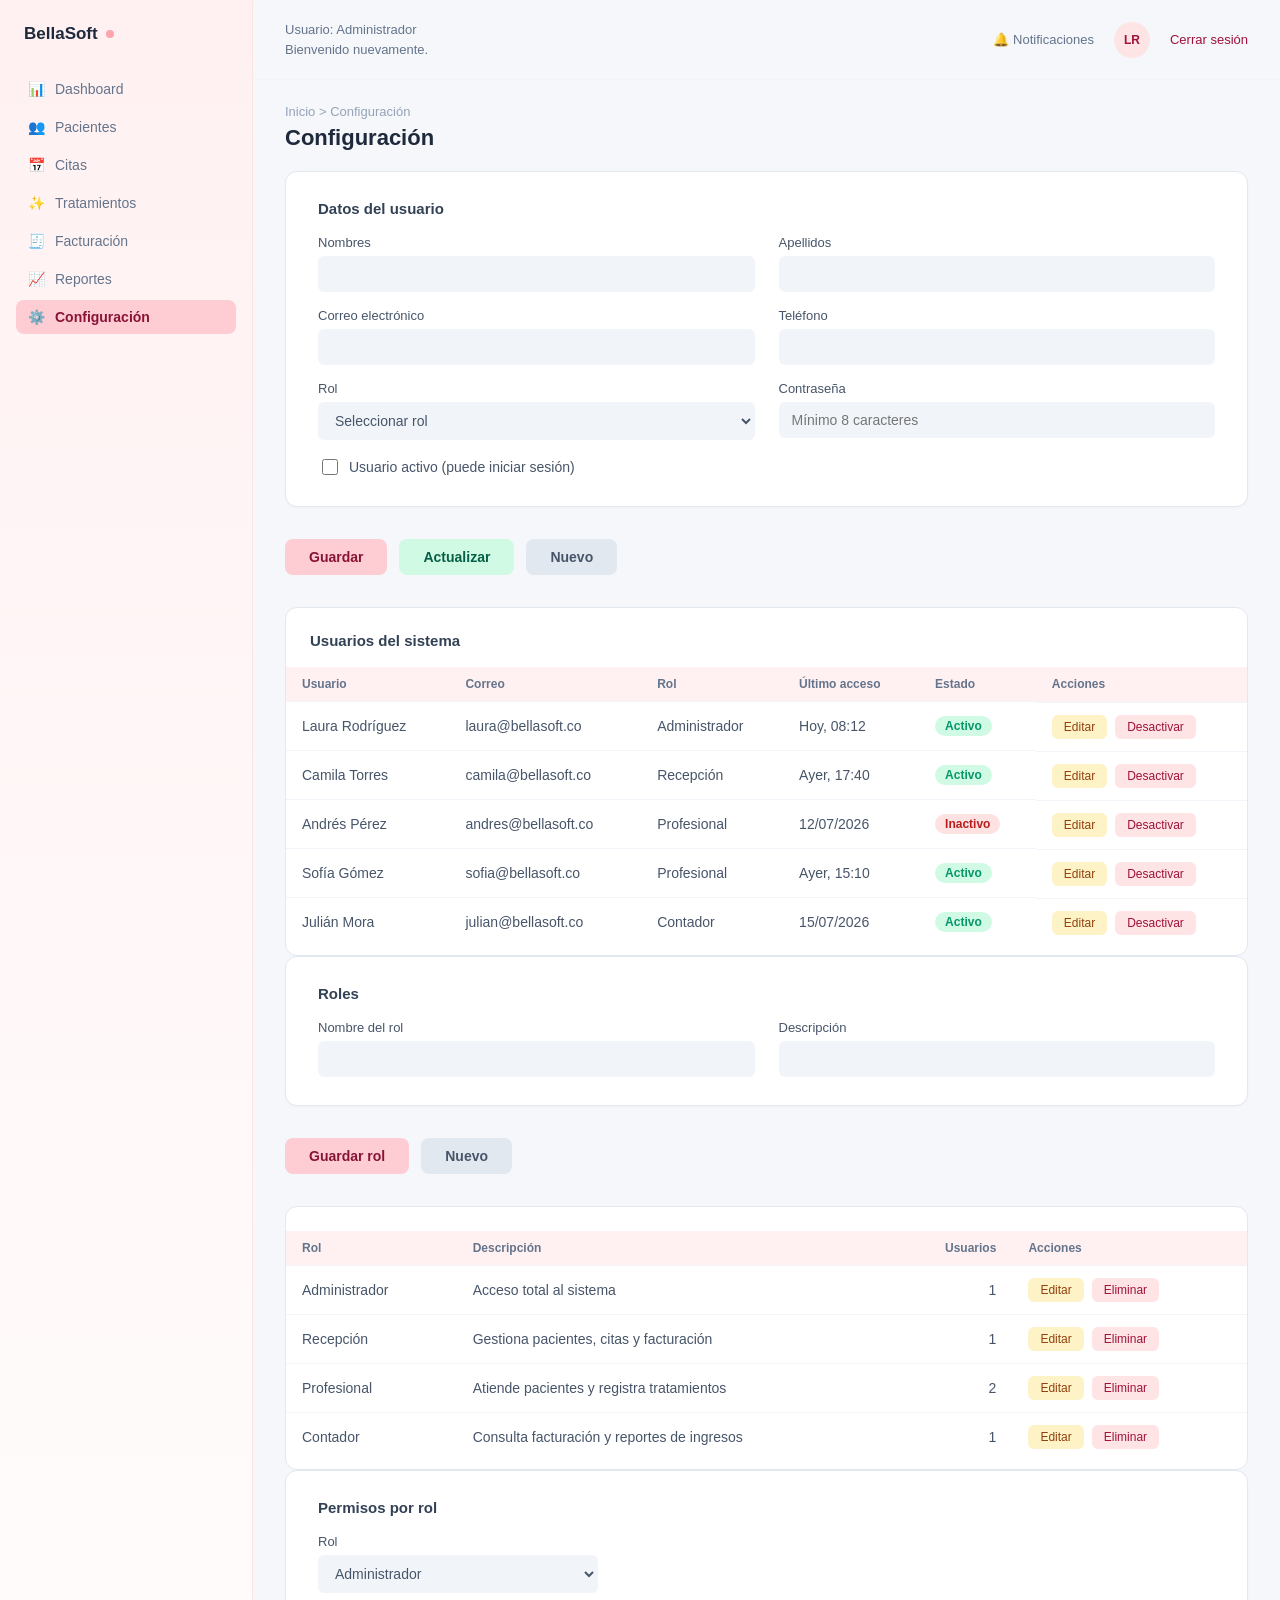
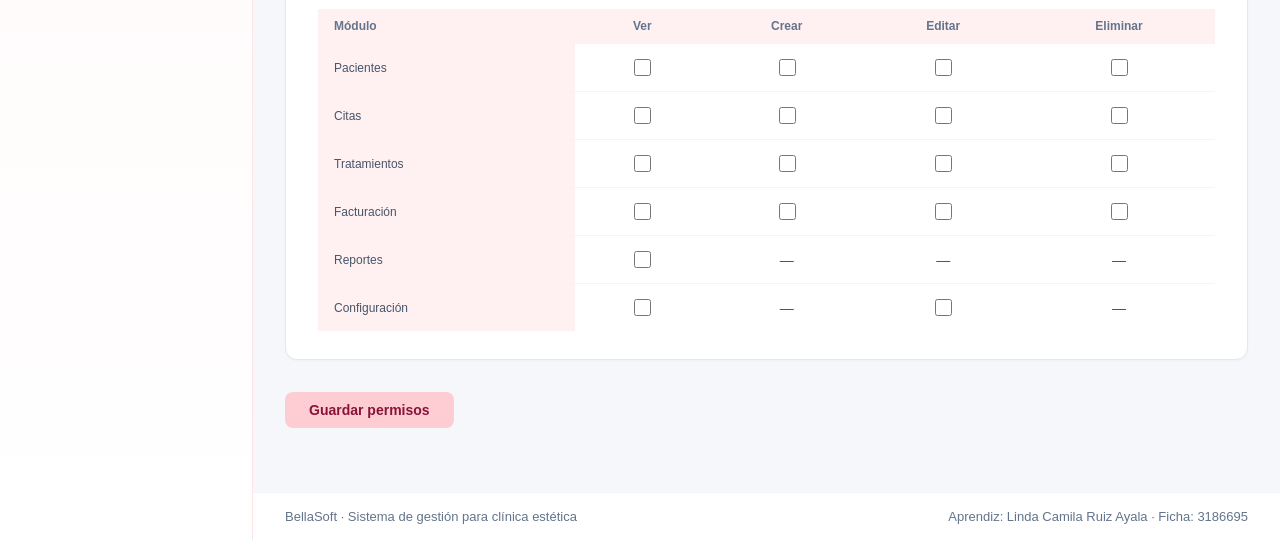
<file: configuracion.html>
<!DOCTYPE html>
<html lang="es">
<head>
  <meta charset="UTF-8">
  <meta name="viewport" content="width=device-width, initial-scale=1.0">
  <title>Configuración | BellaSoft</title>
  <link rel="stylesheet" href="estilos.css">
</head>
<body>

<div class="app">

  <!-- =====================================================
     1. MENÚ LATERAL
     BD: permisos.modulo (cada enlace = un módulo) + rol_permiso (qué ve cada rol)
     ===================================================== -->
  <aside class="sidebar">
    <div class="logo">BellaSoft <span class="dot"></span></div>
    <nav class="nav">
      <a href="index.html"><span class="icon">📊</span> Dashboard</a>
      <a href="pacientes.html"><span class="icon">👥</span> Pacientes</a>
      <a href="citas.html"><span class="icon">📅</span> Citas</a>
      <a href="tratamientos.html"><span class="icon">✨</span> Tratamientos</a>
      <a href="facturacion.html"><span class="icon">🧾</span> Facturación</a>
      <a href="reportes.html"><span class="icon">📈</span> Reportes</a>
      <a href="configuracion.html" class="active"><span class="icon">⚙️</span> Configuración</a>
    </nav>
  </aside>

  <main class="main">

    <!-- =====================================================
     2. BARRA SUPERIOR
     BD: usuarios.nombres, usuarios.apellidos, roles.nombre (usuario en sesión)
     ===================================================== -->
    <header class="topbar">
      <div class="user-info">
        <div>Usuario: Administrador</div> <!-- roles.nombre -->
        <div>Bienvenido nuevamente.</div>
      </div>
      <div class="right">
        <div class="notifications">🔔 Notificaciones</div>
        <div class="avatar">LR</div> <!-- iniciales: usuarios.nombres + usuarios.apellidos -->
        <a class="cerrar-sesion" href="inicio-sesion.html">Cerrar sesión</a>
      </div>
    </header>

    <div class="content">

      <p class="breadcrumb">Inicio &gt; Configuración</p>
      <h1>Configuración</h1>

      <!-- =====================================================
     3. USUARIOS: FORMULARIO
     BD: tabla usuarios (INSERT / UPDATE)
     La contraseña se guarda solo como hash (password_hash); nunca en texto plano
     ===================================================== -->
      <form class="formulario-paciente" id="form-usuario" novalidate>
        <section class="form-card">
          <h3>Datos del usuario</h3>
          <div class="formulario">
            <div class="campo">
              <label for="u-nombres">Nombres</label>
              <input id="u-nombres" name="nombres" type="text" maxlength="100" required> <!-- usuarios.nombres VARCHAR(100) -->
            </div>

            <div class="campo">
              <label for="u-apellidos">Apellidos</label>
              <input id="u-apellidos" name="apellidos" type="text" maxlength="100" required> <!-- usuarios.apellidos VARCHAR(100) -->
            </div>

            <div class="campo">
              <label for="u-email">Correo electrónico</label>
              <input id="u-email" name="email" type="email" maxlength="120" autocomplete="off" required> <!-- usuarios.email VARCHAR(120) (único) -->
            </div>

            <div class="campo">
              <label for="u-telefono">Teléfono</label>
              <input id="u-telefono" name="telefono" type="tel" maxlength="20"> <!-- usuarios.telefono VARCHAR(20) -->
            </div>

            <div class="campo">
              <label for="u-rol">Rol</label>
              <select id="u-rol" name="id_rol" required><option value="">Seleccionar rol</option><option value="1">Administrador</option><option value="2">Recepción</option><option value="3">Profesional</option><option value="4">Contador</option></select> <!-- usuarios.id_rol (FK -> roles); las opciones deben venir de la tabla roles -->
            </div>

            <div class="campo">
              <label for="u-password">Contraseña</label>
              <input id="u-password" name="password" type="password" autocomplete="new-password" minlength="8" placeholder="Mínimo 8 caracteres"> <!-- se guarda como usuarios.password_hash; al editar, vacío = no cambiar -->
            </div>

            <div class="campo campo-completo campo-check">
              <label for="u-activo"><input id="u-activo" name="activo" type="checkbox" value="1"> Usuario activo (puede iniciar sesión)</label> <!-- usuarios.activo TINYINT(1) -->
            </div>

          </div>
        </section>
        <div class="botones-formulario">
          <button class="guardar" type="submit">Guardar</button>
          <button class="actualizar" type="button">Actualizar</button>
          <button class="nuevo" type="reset">Nuevo</button>
        </div>
      </form>

      <!-- =====================================================
     4. USUARIOS: TABLA
     BD: SELECT FROM usuarios JOIN roles
     ===================================================== -->
      <section class="table-card">
        <h3>Usuarios del sistema</h3>
        <div class="tabla-scroll">
          <table class="tabla-datos">
            <thead>
            <tr><th>Usuario</th><th>Correo</th><th>Rol</th><th>Último acceso</th><th>Estado</th><th>Acciones</th></tr>
            </thead>
            <tbody>
            <tr data-id="1">
              <td>Laura Rodríguez</td><td>laura@bellasoft.co</td><td>Administrador</td><td>Hoy, 08:12</td><td><span class="badge badge-activo">Activo</span></td>
              <td class="acciones-tabla"><button class="editar" type="button">Editar</button><button class="eliminar" type="button">Desactivar</button></td>
            </tr>
            <tr data-id="2">
              <td>Camila Torres</td><td>camila@bellasoft.co</td><td>Recepción</td><td>Ayer, 17:40</td><td><span class="badge badge-activo">Activo</span></td>
              <td class="acciones-tabla"><button class="editar" type="button">Editar</button><button class="eliminar" type="button">Desactivar</button></td>
            </tr>
            <tr data-id="3">
              <td>Andrés Pérez</td><td>andres@bellasoft.co</td><td>Profesional</td><td>12/07/2026</td><td><span class="badge badge-inactivo">Inactivo</span></td>
              <td class="acciones-tabla"><button class="editar" type="button">Editar</button><button class="eliminar" type="button">Desactivar</button></td>
            </tr>
            <tr data-id="4">
              <td>Sofía Gómez</td><td>sofia@bellasoft.co</td><td>Profesional</td><td>Ayer, 15:10</td><td><span class="badge badge-activo">Activo</span></td>
              <td class="acciones-tabla"><button class="editar" type="button">Editar</button><button class="eliminar" type="button">Desactivar</button></td>
            </tr>
            <tr data-id="5">
              <td>Julián Mora</td><td>julian@bellasoft.co</td><td>Contador</td><td>15/07/2026</td><td><span class="badge badge-activo">Activo</span></td>
              <td class="acciones-tabla"><button class="editar" type="button">Editar</button><button class="eliminar" type="button">Desactivar</button></td>
            </tr>
            </tbody>
          </table>
        </div>
      </section>

      <!-- =====================================================
     5. ROLES
     BD: tabla roles (nombre UNIQUE, descripcion)
     ===================================================== -->
      <form class="formulario-paciente" id="form-rol" novalidate>
        <section class="form-card">
          <h3>Roles</h3>
          <div class="formulario">
            <div class="campo">
              <label for="rol-nombre">Nombre del rol</label>
              <input id="rol-nombre" name="nombre" type="text" maxlength="50" required> <!-- roles.nombre VARCHAR(50) (único) -->
            </div>

            <div class="campo">
              <label for="rol-descripcion">Descripción</label>
              <input id="rol-descripcion" name="descripcion" type="text" maxlength="200"> <!-- roles.descripcion VARCHAR(200) -->
            </div>

          </div>
        </section>
        <div class="botones-formulario">
          <button class="guardar" type="submit">Guardar rol</button>
          <button class="nuevo" type="reset">Nuevo</button>
        </div>
      </form>
      <section class="table-card">
        <div class="tabla-scroll">
          <table class="tabla-datos">
            <thead><tr><th>Rol</th><th>Descripción</th><th class="num">Usuarios</th><th>Acciones</th></tr></thead> <!-- Usuarios = COUNT(*) FROM usuarios por id_rol; no se elimina un rol con usuarios (FK) -->
            <tbody>
            <tr data-id="1"><td>Administrador</td><td>Acceso total al sistema</td><td class="num">1</td>
              <td class="acciones-tabla"><button class="editar" type="button">Editar</button><button class="eliminar" type="button">Eliminar</button></td></tr>
            <tr data-id="2"><td>Recepción</td><td>Gestiona pacientes, citas y facturación</td><td class="num">1</td>
              <td class="acciones-tabla"><button class="editar" type="button">Editar</button><button class="eliminar" type="button">Eliminar</button></td></tr>
            <tr data-id="3"><td>Profesional</td><td>Atiende pacientes y registra tratamientos</td><td class="num">2</td>
              <td class="acciones-tabla"><button class="editar" type="button">Editar</button><button class="eliminar" type="button">Eliminar</button></td></tr>
            <tr data-id="4"><td>Contador</td><td>Consulta facturación y reportes de ingresos</td><td class="num">1</td>
              <td class="acciones-tabla"><button class="editar" type="button">Editar</button><button class="eliminar" type="button">Eliminar</button></td></tr>
            </tbody>
          </table>
        </div>
      </section>

      <!-- =====================================================
     6. PERMISOS POR ROL
     BD: permisos (modulo, accion) + rol_permiso (id_rol, id_permiso)
     Guardar = reemplazar las filas de rol_permiso del rol elegido
     Reportes solo tiene "ver"; Configuración solo tiene "ver" y "editar" (los demás se muestran con —)
     ===================================================== -->
      <form class="formulario-paciente" id="form-permisos">
        <section class="form-card">
          <h3>Permisos por rol</h3>
          <div class="campo rol-selector">
            <label for="permisos-rol">Rol</label>
            <select id="permisos-rol" name="id_rol"><option value="1">Administrador</option><option value="2">Recepción</option><option value="3">Profesional</option><option value="4">Contador</option></select>
          </div>
          <div class="tabla-scroll">
            <table class="tabla-datos matriz-permisos">
              <thead><tr><th>Módulo</th><th>Ver</th><th>Crear</th><th>Editar</th><th>Eliminar</th></tr></thead>
              <tbody>
              <tr><th scope="row">Pacientes</th><td><input type="checkbox" data-modulo="pacientes" data-accion="ver" aria-label="Pacientes: ver"></td><td><input type="checkbox" data-modulo="pacientes" data-accion="crear" aria-label="Pacientes: crear"></td><td><input type="checkbox" data-modulo="pacientes" data-accion="editar" aria-label="Pacientes: editar"></td><td><input type="checkbox" data-modulo="pacientes" data-accion="eliminar" aria-label="Pacientes: eliminar"></td></tr>
              <tr><th scope="row">Citas</th><td><input type="checkbox" data-modulo="citas" data-accion="ver" aria-label="Citas: ver"></td><td><input type="checkbox" data-modulo="citas" data-accion="crear" aria-label="Citas: crear"></td><td><input type="checkbox" data-modulo="citas" data-accion="editar" aria-label="Citas: editar"></td><td><input type="checkbox" data-modulo="citas" data-accion="eliminar" aria-label="Citas: eliminar"></td></tr>
              <tr><th scope="row">Tratamientos</th><td><input type="checkbox" data-modulo="tratamientos" data-accion="ver" aria-label="Tratamientos: ver"></td><td><input type="checkbox" data-modulo="tratamientos" data-accion="crear" aria-label="Tratamientos: crear"></td><td><input type="checkbox" data-modulo="tratamientos" data-accion="editar" aria-label="Tratamientos: editar"></td><td><input type="checkbox" data-modulo="tratamientos" data-accion="eliminar" aria-label="Tratamientos: eliminar"></td></tr>
              <tr><th scope="row">Facturación</th><td><input type="checkbox" data-modulo="facturacion" data-accion="ver" aria-label="Facturación: ver"></td><td><input type="checkbox" data-modulo="facturacion" data-accion="crear" aria-label="Facturación: crear"></td><td><input type="checkbox" data-modulo="facturacion" data-accion="editar" aria-label="Facturación: editar"></td><td><input type="checkbox" data-modulo="facturacion" data-accion="eliminar" aria-label="Facturación: eliminar"></td></tr>
              <tr><th scope="row">Reportes</th><td><input type="checkbox" data-modulo="reportes" data-accion="ver" aria-label="Reportes: ver"></td><td class="no-aplica" title="No existe este permiso en la BD">—</td><td class="no-aplica" title="No existe este permiso en la BD">—</td><td class="no-aplica" title="No existe este permiso en la BD">—</td></tr>
              <tr><th scope="row">Configuración</th><td><input type="checkbox" data-modulo="configuracion" data-accion="ver" aria-label="Configuración: ver"></td><td class="no-aplica" title="No existe este permiso en la BD">—</td><td><input type="checkbox" data-modulo="configuracion" data-accion="editar" aria-label="Configuración: editar"></td><td class="no-aplica" title="No existe este permiso en la BD">—</td></tr>
              </tbody>
            </table>
          </div>
        </section>
        <div class="botones-formulario">
          <button class="guardar" type="submit">Guardar permisos</button>
        </div>
      </form>
    </div>

    <!-- =====================================================
     PIE DE PÁGINA
     Datos del aprendiz para identificar la evidencia
     ===================================================== -->
    <footer class="pie">
      <p>BellaSoft · Sistema de gestión para clínica estética</p>
      <p>Aprendiz: Linda Camila Ruiz Ayala · Ficha: 3186695</p>
    </footer>
  </main>
</div>

<!-- Lógica de la página: validaciones, filtros y eventos (script.js) -->
<script src="script.js"></script>

</body>
</html>
</file>
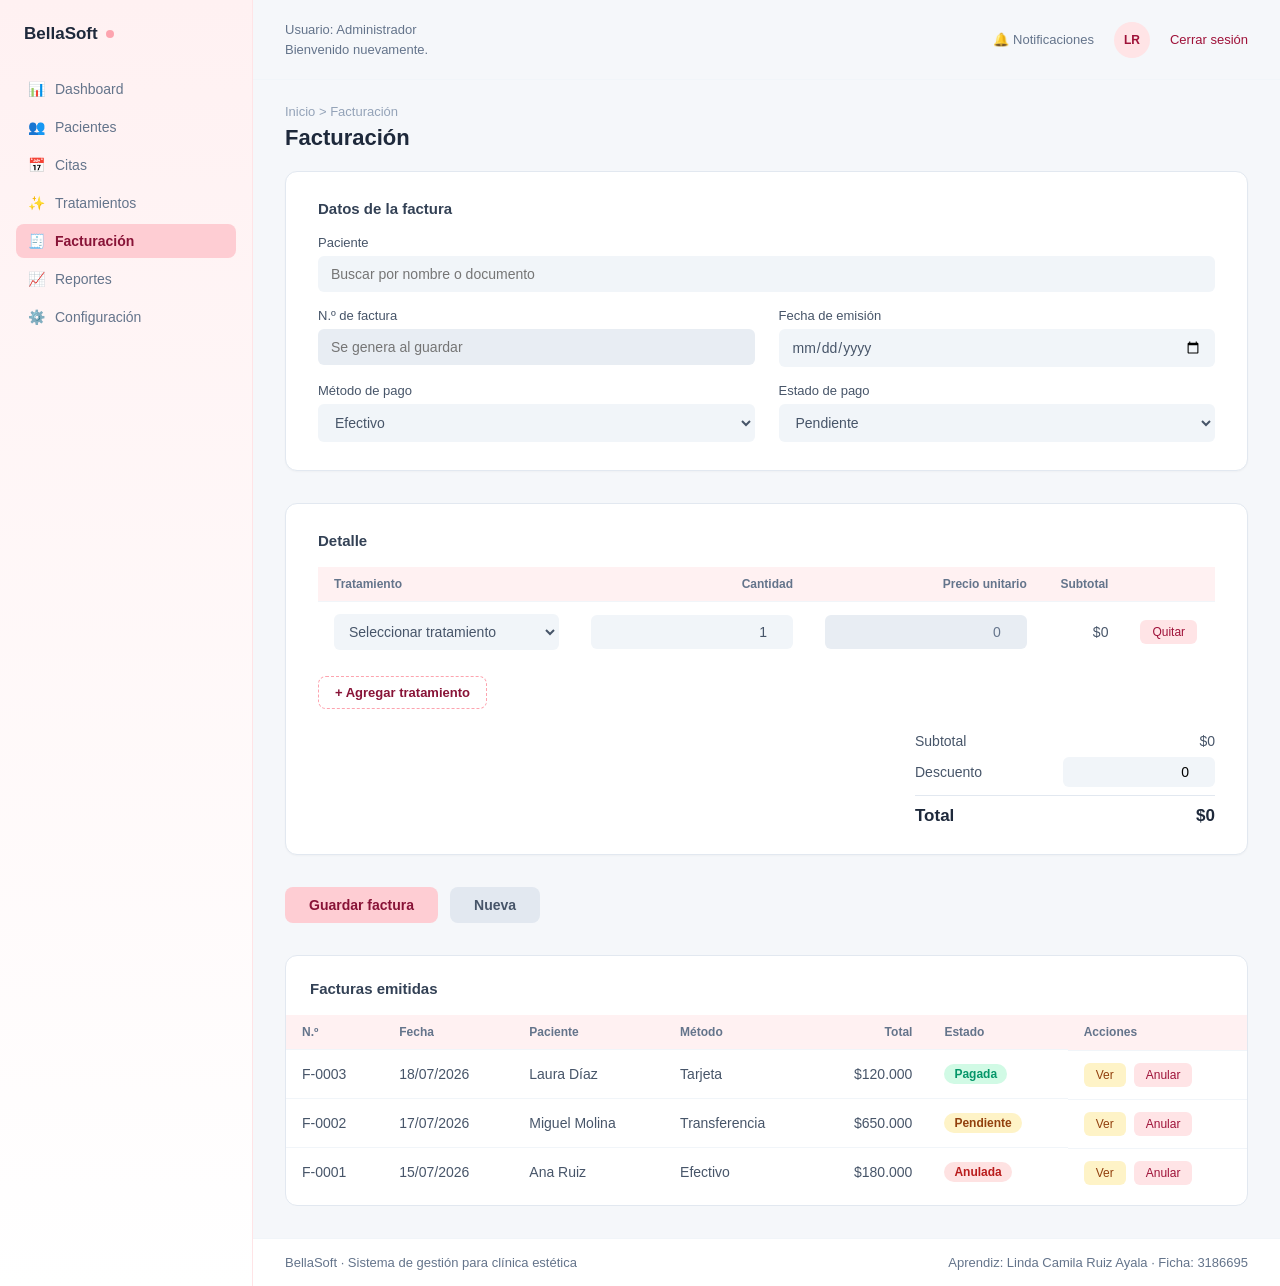
<file: facturacion.html>
<!DOCTYPE html>
<html lang="es">
<head>
  <meta charset="UTF-8">
  <meta name="viewport" content="width=device-width, initial-scale=1.0">
  <title>Facturación | BellaSoft</title>
  <link rel="stylesheet" href="estilos.css">
</head>
<body>

<div class="app">

  <!-- =====================================================
     1. MENÚ LATERAL
     BD: permisos.modulo (cada enlace = un módulo) + rol_permiso (qué ve cada rol)
     ===================================================== -->
  <aside class="sidebar">
    <div class="logo">BellaSoft <span class="dot"></span></div>
    <nav class="nav">
      <a href="index.html"><span class="icon">📊</span> Dashboard</a>
      <a href="pacientes.html"><span class="icon">👥</span> Pacientes</a>
      <a href="citas.html"><span class="icon">📅</span> Citas</a>
      <a href="tratamientos.html"><span class="icon">✨</span> Tratamientos</a>
      <a href="facturacion.html" class="active"><span class="icon">🧾</span> Facturación</a>
      <a href="reportes.html"><span class="icon">📈</span> Reportes</a>
      <a href="configuracion.html"><span class="icon">⚙️</span> Configuración</a>
    </nav>
  </aside>

  <main class="main">

    <!-- =====================================================
     2. BARRA SUPERIOR
     BD: usuarios.nombres, usuarios.apellidos, roles.nombre (usuario en sesión)
     ===================================================== -->
    <header class="topbar">
      <div class="user-info">
        <div>Usuario: Administrador</div> <!-- roles.nombre -->
        <div>Bienvenido nuevamente.</div>
      </div>
      <div class="right">
        <div class="notifications">🔔 Notificaciones</div>
        <div class="avatar">LR</div> <!-- iniciales: usuarios.nombres + usuarios.apellidos -->
        <a class="cerrar-sesion" href="inicio-sesion.html">Cerrar sesión</a>
      </div>
    </header>

    <div class="content">

      <p class="breadcrumb">Inicio &gt; Facturación</p>
      <h1>Facturación</h1>

      <!-- =====================================================
     3. DATOS DE LA FACTURA
     BD: tabla facturas (INSERT)
     Columnas verificadas con bellasoft.sql: numero_factura, id_paciente, fecha_emision, subtotal, descuento, impuesto, total, estado_pago.
     El método de pago NO está en facturas: se guarda en la tabla pagos (pagos.metodo_pago)
     ===================================================== -->
      <form class="formulario-paciente" id="form-factura" novalidate>
        <section class="form-card">
          <h3>Datos de la factura</h3>
          <div class="formulario">
            <div class="campo campo-completo">
              <label for="f-paciente">Paciente</label>
              <input id="f-paciente" name="id_paciente" type="search" placeholder="Buscar por nombre o documento" required> <!-- facturas.id_paciente (FK -> pacientes) -->
            </div>

            <div class="campo">
              <label for="f-numero">N.º de factura</label>
              <input id="f-numero" name="numero_factura" type="text" placeholder="Se genera al guardar" readonly> <!-- facturas.numero_factura VARCHAR(20) (único) -->
            </div>

            <div class="campo">
              <label for="f-fecha">Fecha de emisión</label>
              <input id="f-fecha" name="fecha_emision" type="date" required> <!-- facturas.fecha_emision -->
            </div>

            <div class="campo">
              <label for="f-metodo">Método de pago</label>
              <select id="f-metodo" name="metodo_pago"><option>Efectivo</option><option>Tarjeta</option><option>Transferencia</option><option>Nequi/Daviplata</option></select> <!-- pagos.metodo_pago ENUM (se registra en la tabla pagos) -->
            </div>

            <div class="campo">
              <label for="f-estado">Estado de pago</label>
              <select id="f-estado" name="estado_pago"><option>Pendiente</option><option>Parcial</option><option>Pagada</option><option>Anulada</option></select> <!-- facturas.estado_pago ENUM('Pendiente','Parcial','Pagada','Anulada') -->
            </div>

          </div>
        </section>

        <!-- =====================================================
     4. DETALLE: TRATAMIENTOS FACTURADOS
     BD: tabla factura_detalle (id_tratamiento, cantidad, precio_unitario)
     El subtotal de cada línea y el total se calculan en script.js; el servidor debe recalcularlos
     ===================================================== -->
        <section class="form-card">
          <h3>Detalle</h3>
          <div class="tabla-scroll">
            <table class="tabla-datos detalle-factura" id="detalle-factura">
              <thead>
              <tr><th>Tratamiento</th><th class="num">Cantidad</th><th class="num">Precio unitario</th><th class="num">Subtotal</th><th></th></tr>
              </thead>
              <tbody>
              <tr class="linea">
                <td><select name="id_tratamiento[]" aria-label="Tratamiento"><option value="" data-precio="0">Seleccionar tratamiento</option><option value="1" data-precio="120000">Facial</option><option value="2" data-precio="650000">Botox</option><option value="3" data-precio="180000">Depilación láser</option></select></td>
                <td class="num"><input name="cantidad[]" type="number" min="1" value="1" aria-label="Cantidad"></td>
                <td class="num"><input name="precio_unitario[]" type="number" min="0" value="0" readonly tabindex="-1" aria-label="Precio unitario"></td>
                <td class="num subtotal-linea">$0</td>
                <td><button class="eliminar quitar-linea" type="button" aria-label="Quitar línea">Quitar</button></td>
              </tr>
              </tbody>
            </table>
          </div>
          <button class="btn-secundario" type="button" id="btn-agregar-linea">+ Agregar tratamiento</button>

          <dl class="resumen-factura">
            <div><dt>Subtotal</dt><dd id="resumen-subtotal">$0</dd></div>
            <div><dt><label for="descuento">Descuento</label></dt><dd><input id="descuento" name="descuento" type="number" min="0" value="0"></dd></div>
            <div class="total"><dt>Total</dt><dd id="resumen-total">$0</dd></div>
          </dl>
        </section>

        <!-- =====================================================
     5. BOTONES DEL FORMULARIO
     BD: Guardar = INSERT en facturas + factura_detalle (y en pagos si hay un pago registrado)
     ===================================================== -->
        <div class="botones-formulario">
          <button class="guardar" type="submit">Guardar factura</button>
          <button class="nuevo" type="reset">Nueva</button>
        </div>
      </form>

      <!-- =====================================================
     6. TABLA: FACTURAS EMITIDAS
     BD: SELECT FROM facturas JOIN pacientes ORDER BY fecha_emision DESC
     ===================================================== -->
      <section class="table-card">
        <h3>Facturas emitidas</h3>
        <div class="tabla-scroll">
          <table class="tabla-datos">
            <thead>
            <tr><th>N.º</th><th>Fecha</th><th>Paciente</th><th>Método</th><!-- pagos.metodo_pago (último pago) --><th class="num">Total</th><th>Estado</th><th>Acciones</th></tr>
            </thead>
            <tbody>
            <tr data-id="3">
              <td>F-0003</td><td>18/07/2026</td><td>Laura Díaz</td><td>Tarjeta</td><td class="num">$120.000</td>
              <td><span class="badge badge-activo">Pagada</span></td>
              <td class="acciones-tabla"><button class="editar" type="button">Ver</button><button class="eliminar" type="button">Anular</button></td>
            </tr>
            <tr data-id="2">
              <td>F-0002</td><td>17/07/2026</td><td>Miguel Molina</td><td>Transferencia</td><td class="num">$650.000</td>
              <td><span class="badge badge-pendiente">Pendiente</span></td>
              <td class="acciones-tabla"><button class="editar" type="button">Ver</button><button class="eliminar" type="button">Anular</button></td>
            </tr>
            <tr data-id="1">
              <td>F-0001</td><td>15/07/2026</td><td>Ana Ruiz</td><td>Efectivo</td><td class="num">$180.000</td>
              <td><span class="badge badge-inactivo">Anulada</span></td>
              <td class="acciones-tabla"><button class="editar" type="button">Ver</button><button class="eliminar" type="button">Anular</button></td>
            </tr>
            </tbody>
          </table>
        </div>
      </section>
    </div>

    <!-- =====================================================
     PIE DE PÁGINA
     Datos del aprendiz para identificar la evidencia
     ===================================================== -->
    <footer class="pie">
      <p>BellaSoft · Sistema de gestión para clínica estética</p>
      <p>Aprendiz: Linda Camila Ruiz Ayala · Ficha: 3186695</p>
    </footer>
  </main>
</div>

<!-- Lógica de la página: validaciones, filtros y eventos (script.js) -->
<script src="script.js"></script>

</body>
</html>
</file>
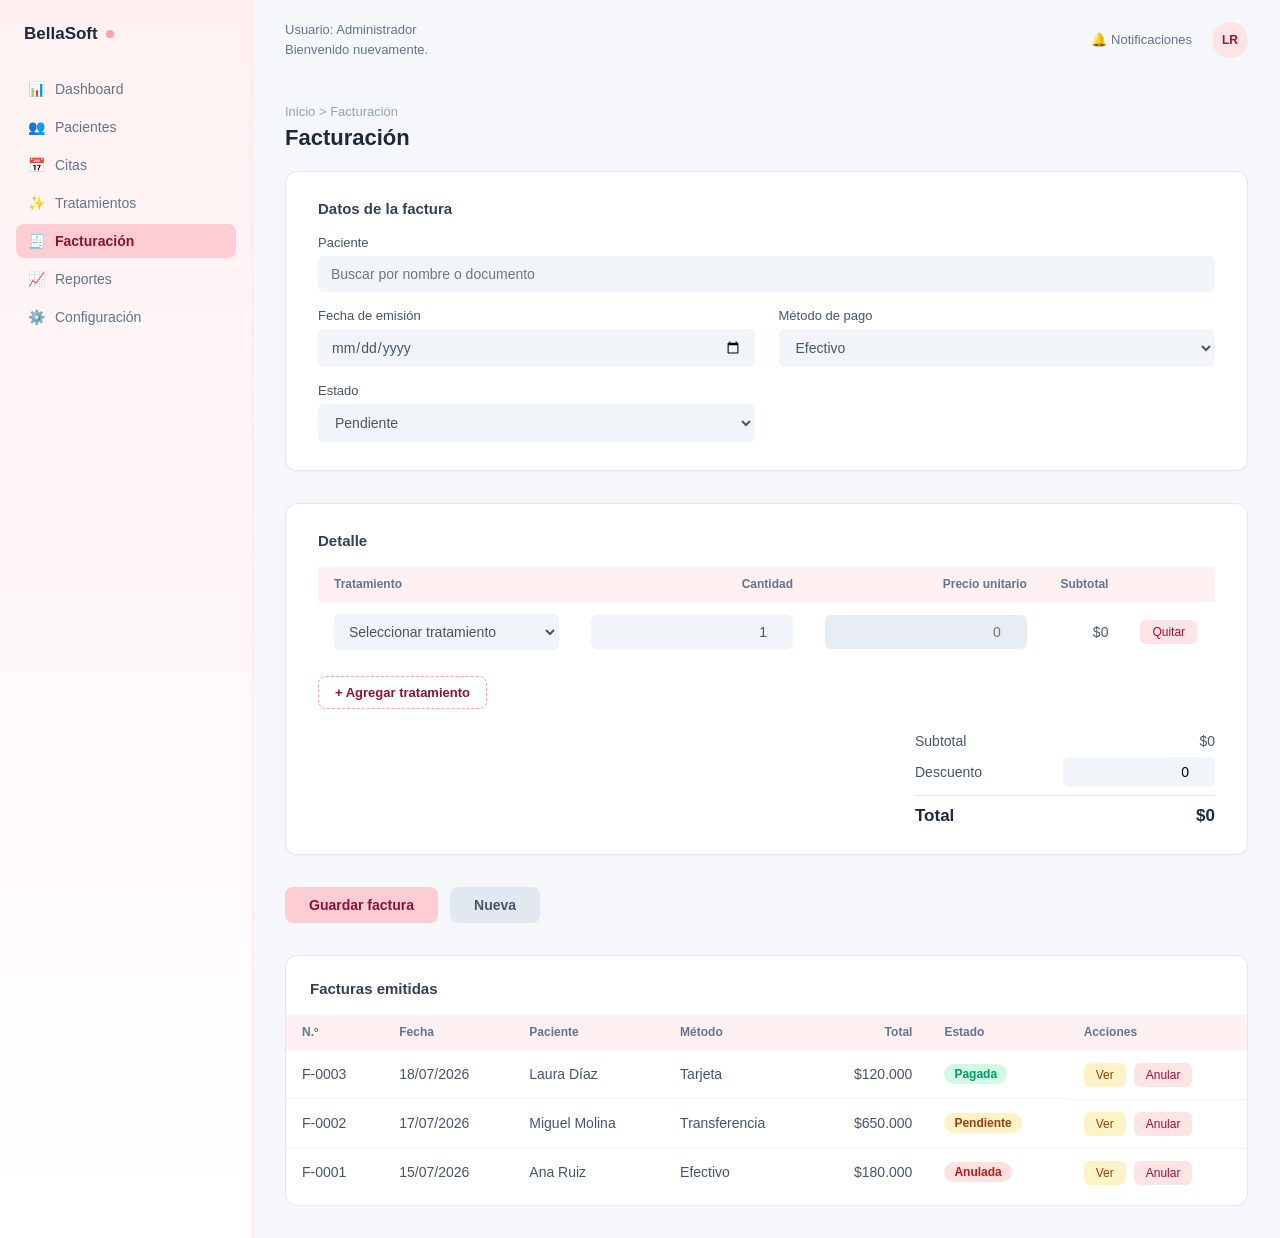
<file: Facturación.html>
<!DOCTYPE html>
<html lang="es">
<head>
  <meta charset="UTF-8">
  <meta name="viewport" content="width=device-width, initial-scale=1.0">
  <title>Facturación | BellaSoft</title>
  <link rel="stylesheet" href="estilos.css">
</head>
<body>

<div class="app">

  <!-- =====================================================
     1. MENÚ LATERAL
     BD: permisos.modulo (cada enlace = un módulo) + rol_permiso (qué ve cada rol)
     ===================================================== -->
  <aside class="sidebar">
    <div class="logo">BellaSoft <span class="dot"></span></div>
    <nav class="nav">
      <a href="index.html"><span class="icon">📊</span> Dashboard</a>
      <a href="pacientes.html"><span class="icon">👥</span> Pacientes</a>
      <a href="citas.html"><span class="icon">📅</span> Citas</a>
      <a href="tratamientos.html"><span class="icon">✨</span> Tratamientos</a>
      <a href="facturacion.html" class="active"><span class="icon">🧾</span> Facturación</a>
      <a href="reportes.html"><span class="icon">📈</span> Reportes</a>
      <a href="configuracion.html"><span class="icon">⚙️</span> Configuración</a>
    </nav>
  </aside>

  <main class="main">

    <!-- =====================================================
     2. BARRA SUPERIOR
     BD: usuarios.nombres, usuarios.apellidos, roles.nombre (usuario en sesión)
     ===================================================== -->
    <header class="topbar">
      <div class="user-info">
        <div>Usuario: Administrador</div> <!-- roles.nombre -->
        <div>Bienvenido nuevamente.</div>
      </div>
      <div class="right">
        <div class="notifications">🔔 Notificaciones</div>
        <div class="avatar">LR</div> <!-- iniciales: usuarios.nombres + usuarios.apellidos -->
      </div>
    </header>

    <div class="content">

      <p class="breadcrumb">Inicio &gt; Facturación</p>
      <h1>Facturación</h1>

      <!-- =====================================================
     3. DATOS DE LA FACTURA
     BD: tabla facturas (INSERT)
     PROVISIONAL: confirmar columnas con el script SQL real de esta tabla: id_factura, id_paciente, fecha_emision, metodo_pago, descuento, total, estado
     ===================================================== -->
      <form class="formulario-paciente" id="form-factura" novalidate>
        <section class="form-card">
          <h3>Datos de la factura</h3>
          <div class="formulario">
          <div class="campo campo-completo">
            <label for="f-paciente">Paciente</label>
            <input id="f-paciente" name="id_paciente" type="search" placeholder="Buscar por nombre o documento" required> <!-- facturas.id_paciente (FK -> pacientes) -->
          </div>

          <div class="campo">
            <label for="f-fecha">Fecha de emisión</label>
            <input id="f-fecha" name="fecha_emision" type="date" required> <!-- facturas.fecha_emision -->
          </div>

          <div class="campo">
            <label for="f-metodo">Método de pago</label>
            <select id="f-metodo" name="metodo_pago"><option>Efectivo</option><option>Tarjeta</option><option>Transferencia</option></select> <!-- facturas.metodo_pago -->
          </div>

          <div class="campo">
            <label for="f-estado">Estado</label>
            <select id="f-estado" name="estado"><option>Pendiente</option><option>Pagada</option><option>Anulada</option></select> <!-- facturas.estado -->
          </div>

          </div>
        </section>

        <!-- =====================================================
     4. DETALLE: TRATAMIENTOS FACTURADOS
     BD: tabla factura_detalle (id_tratamiento, cantidad, precio_unitario)
     El subtotal de cada línea y el total se calculan en script.js; el servidor debe recalcularlos
     ===================================================== -->
        <section class="form-card">
          <h3>Detalle</h3>
          <div class="tabla-scroll">
          <table class="tabla-datos detalle-factura" id="detalle-factura">
            <thead>
              <tr><th>Tratamiento</th><th class="num">Cantidad</th><th class="num">Precio unitario</th><th class="num">Subtotal</th><th></th></tr>
            </thead>
            <tbody>
              <tr class="linea">
                <td><select name="id_tratamiento[]" aria-label="Tratamiento"><option value="" data-precio="0">Seleccionar tratamiento</option><option data-precio="120000">Facial</option><option data-precio="650000">Botox</option><option data-precio="180000">Depilación láser</option></select></td>
                <td class="num"><input name="cantidad[]" type="number" min="1" value="1" aria-label="Cantidad"></td>
                <td class="num"><input name="precio_unitario[]" type="number" min="0" value="0" readonly tabindex="-1" aria-label="Precio unitario"></td>
                <td class="num subtotal-linea">$0</td>
                <td><button class="eliminar quitar-linea" type="button" aria-label="Quitar línea">Quitar</button></td>
              </tr>
            </tbody>
          </table>
          </div>
          <button class="btn-secundario" type="button" id="btn-agregar-linea">+ Agregar tratamiento</button>

          <dl class="resumen-factura">
            <div><dt>Subtotal</dt><dd id="resumen-subtotal">$0</dd></div>
            <div><dt><label for="descuento">Descuento</label></dt><dd><input id="descuento" name="descuento" type="number" min="0" value="0"></dd></div>
            <div class="total"><dt>Total</dt><dd id="resumen-total">$0</dd></div>
          </dl>
        </section>

        <!-- =====================================================
     5. BOTONES DEL FORMULARIO
     BD: Guardar = INSERT en facturas + factura_detalle
     ===================================================== -->
        <div class="botones-formulario">
          <button class="guardar" type="submit">Guardar factura</button>
          <button class="nuevo" type="reset">Nueva</button>
        </div>
      </form>

      <!-- =====================================================
     6. TABLA: FACTURAS EMITIDAS
     BD: SELECT FROM facturas JOIN pacientes ORDER BY fecha_emision DESC
     ===================================================== -->
      <section class="table-card">
        <h3>Facturas emitidas</h3>
        <div class="tabla-scroll">
        <table class="tabla-datos">
          <thead>
            <tr><th>N.º</th><th>Fecha</th><th>Paciente</th><th>Método</th><th class="num">Total</th><th>Estado</th><th>Acciones</th></tr>
          </thead>
          <tbody>
            <tr data-id="3">
              <td>F-0003</td><td>18/07/2026</td><td>Laura Díaz</td><td>Tarjeta</td><td class="num">$120.000</td>
              <td><span class="badge badge-activo">Pagada</span></td>
              <td class="acciones-tabla"><button class="editar" type="button">Ver</button><button class="eliminar" type="button">Anular</button></td>
            </tr>
            <tr data-id="2">
              <td>F-0002</td><td>17/07/2026</td><td>Miguel Molina</td><td>Transferencia</td><td class="num">$650.000</td>
              <td><span class="badge badge-pendiente">Pendiente</span></td>
              <td class="acciones-tabla"><button class="editar" type="button">Ver</button><button class="eliminar" type="button">Anular</button></td>
            </tr>
            <tr data-id="1">
              <td>F-0001</td><td>15/07/2026</td><td>Ana Ruiz</td><td>Efectivo</td><td class="num">$180.000</td>
              <td><span class="badge badge-inactivo">Anulada</span></td>
              <td class="acciones-tabla"><button class="editar" type="button">Ver</button><button class="eliminar" type="button">Anular</button></td>
            </tr>
          </tbody>
        </table>
        </div>
      </section>
    </div>

  </main>
</div>

<!-- Lógica de la página (pendiente de implementar) -->
<script src="script.js"></script>

</body>
</html>
</file>
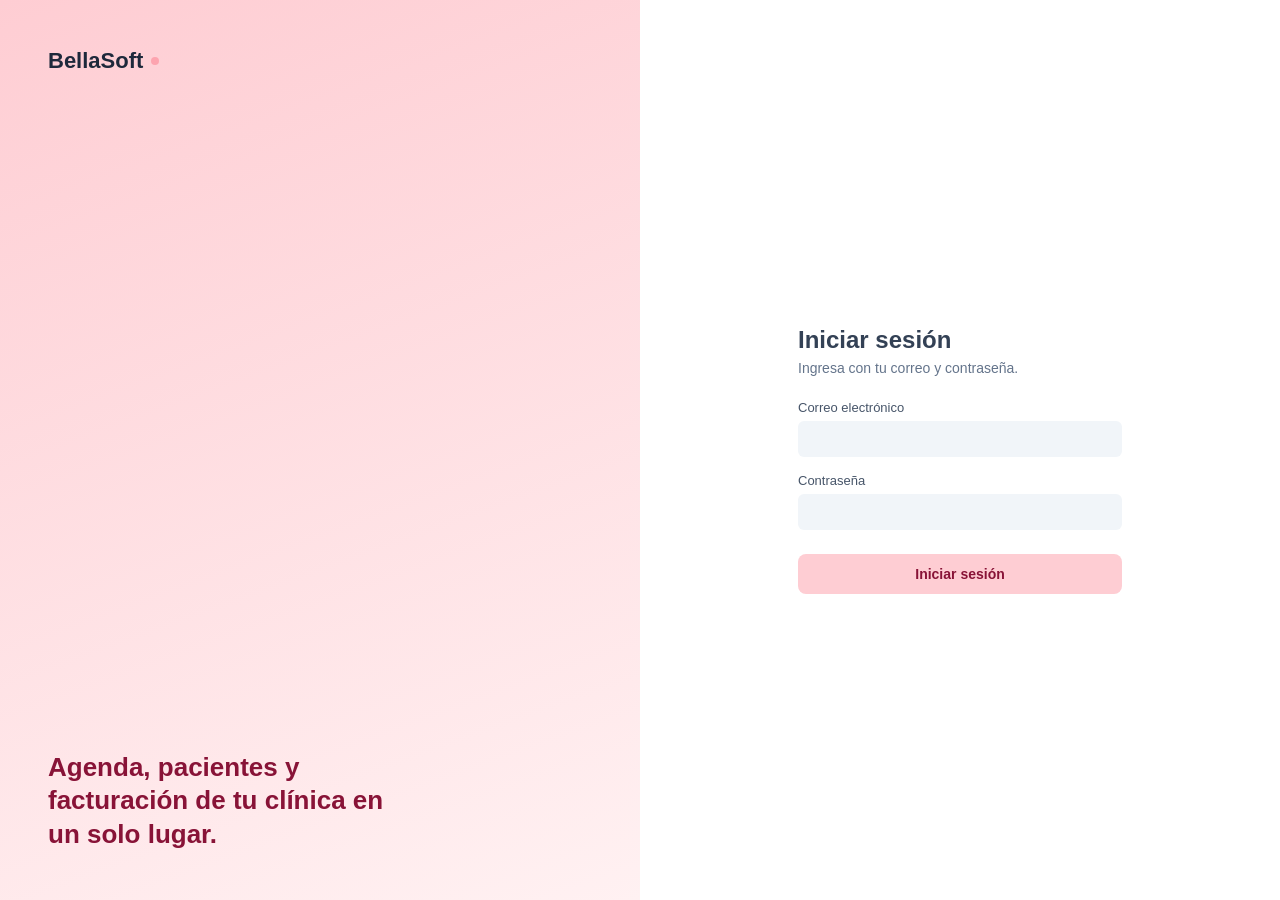
<file: Inicio de Sesión.html>
<!DOCTYPE html>
<html lang="es">
<head>
  <meta charset="UTF-8">
  <meta name="viewport" content="width=device-width, initial-scale=1.0">
  <title>Iniciar sesión | BellaSoft</title>
  <link rel="stylesheet" href="estilos.css">
</head>
<body class="pagina-login">
 
<main class="login">
 
  <!-- =====================================================
     1. PANEL DE MARCA
     BD: solo presentación (sin consulta a BD)
     ===================================================== -->
  <aside class="login-marca">
    <div class="logo">BellaSoft <span class="dot"></span></div>
    <p>Agenda, pacientes y facturación de tu clínica en un solo lugar.</p>
  </aside>
 
  <!-- =====================================================
     2. FORMULARIO DE ACCESO
     BD: usuarios.email, usuarios.password_hash (se compara en el servidor), usuarios.activo = 1
     Tras el acceso correcto: actualizar usuarios.ultimo_acceso y cargar roles/permisos
     ===================================================== -->
  <section class="login-form">
    <h1>Iniciar sesión</h1>
    <p class="login-ayuda">Ingresa con tu correo y contraseña.</p>
 
    <form id="form-login" novalidate>
      <div class="login-error" id="login-error" role="alert" hidden></div>
 
      <div class="campo">
        <label for="login-email">Correo electrónico</label>
        <input id="login-email" name="email" type="email" maxlength="120" autocomplete="username" required> <!-- usuarios.email -->
      </div>
 
      <div class="campo">
        <label for="login-password">Contraseña</label>
        <input id="login-password" name="password" type="password" autocomplete="current-password" required> <!-- se verifica contra usuarios.password_hash -->
      </div>
 
      <button class="btn-primary login-boton" type="submit">Iniciar sesión</button>
    </form>
  </section>
 
</main>
 
<script src="script.js"></script>
 
</body>
</html>
</file>
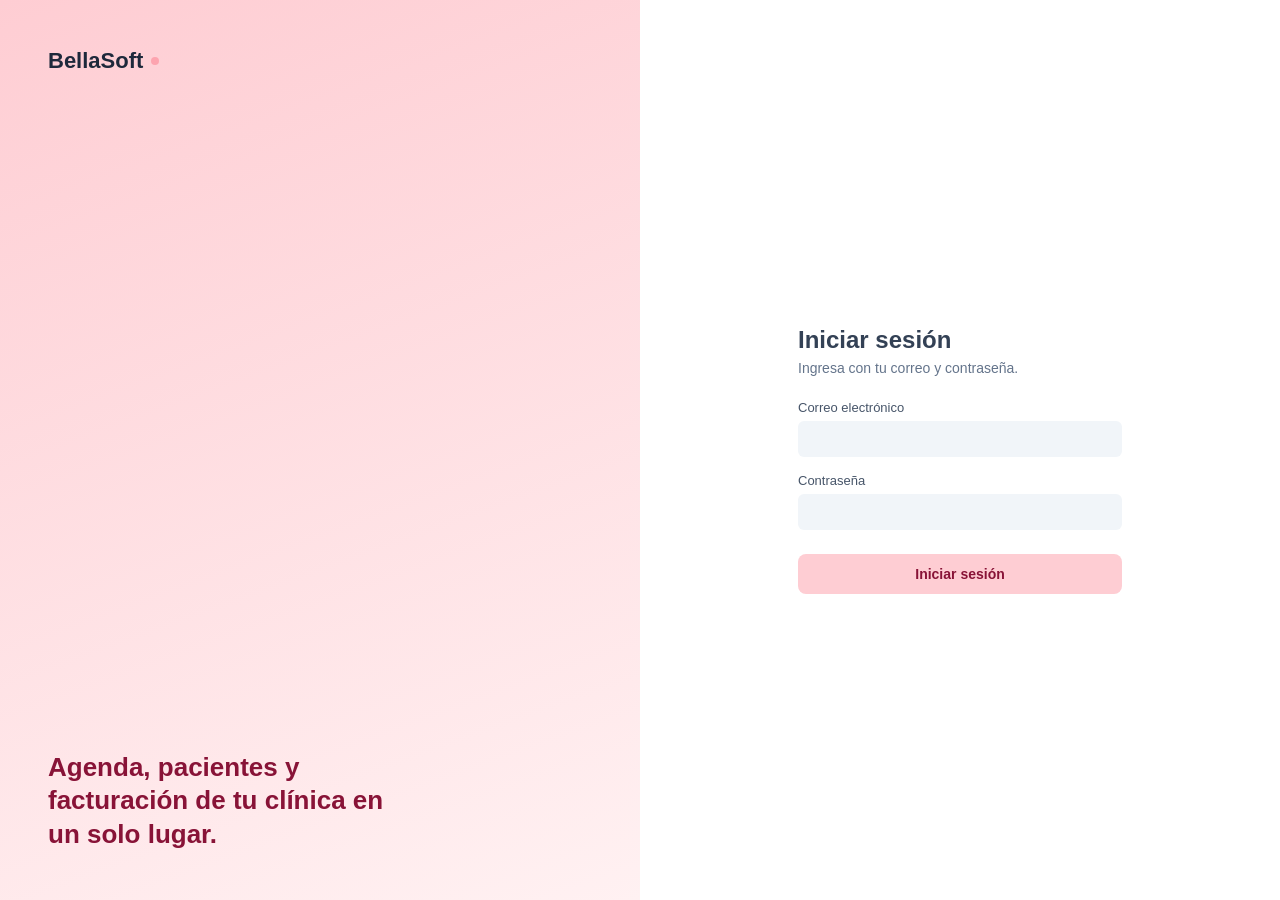
<file: inicio-sesion.html>
<!DOCTYPE html>
<html lang="es">
<head>
  <meta charset="UTF-8">
  <meta name="viewport" content="width=device-width, initial-scale=1.0">
  <title>Iniciar sesión | BellaSoft</title>
  <link rel="stylesheet" href="estilos.css">
</head>
<body class="pagina-login">

<main class="login">

  <!-- =====================================================
     1. PANEL DE MARCA
     BD: solo presentación (sin consulta a BD)
     ===================================================== -->
  <aside class="login-marca">
    <div class="logo">BellaSoft <span class="dot"></span></div>
    <p>Agenda, pacientes y facturación de tu clínica en un solo lugar.</p>
  </aside>

  <!-- =====================================================
     2. FORMULARIO DE ACCESO
     BD: usuarios.email, usuarios.password_hash (se compara en el servidor), usuarios.activo = 1
     Tras el acceso correcto: actualizar usuarios.ultimo_acceso y cargar roles/permisos
     ===================================================== -->
  <section class="login-form">
    <h1>Iniciar sesión</h1>
    <p class="login-ayuda">Ingresa con tu correo y contraseña.</p>

    <form id="form-login" novalidate>
      <div class="login-error" id="login-error" role="alert" hidden></div>

      <div class="campo">
        <label for="login-email">Correo electrónico</label>
        <input id="login-email" name="email" type="email" maxlength="120" autocomplete="username" required> <!-- usuarios.email -->
      </div>

      <div class="campo">
        <label for="login-password">Contraseña</label>
        <input id="login-password" name="password" type="password" autocomplete="current-password" required> <!-- se verifica contra usuarios.password_hash -->
      </div>

      <button class="btn-primary login-boton" type="submit">Iniciar sesión</button>
    </form>
  </section>

</main>

<script src="script.js"></script>

</body>
</html>
</file>
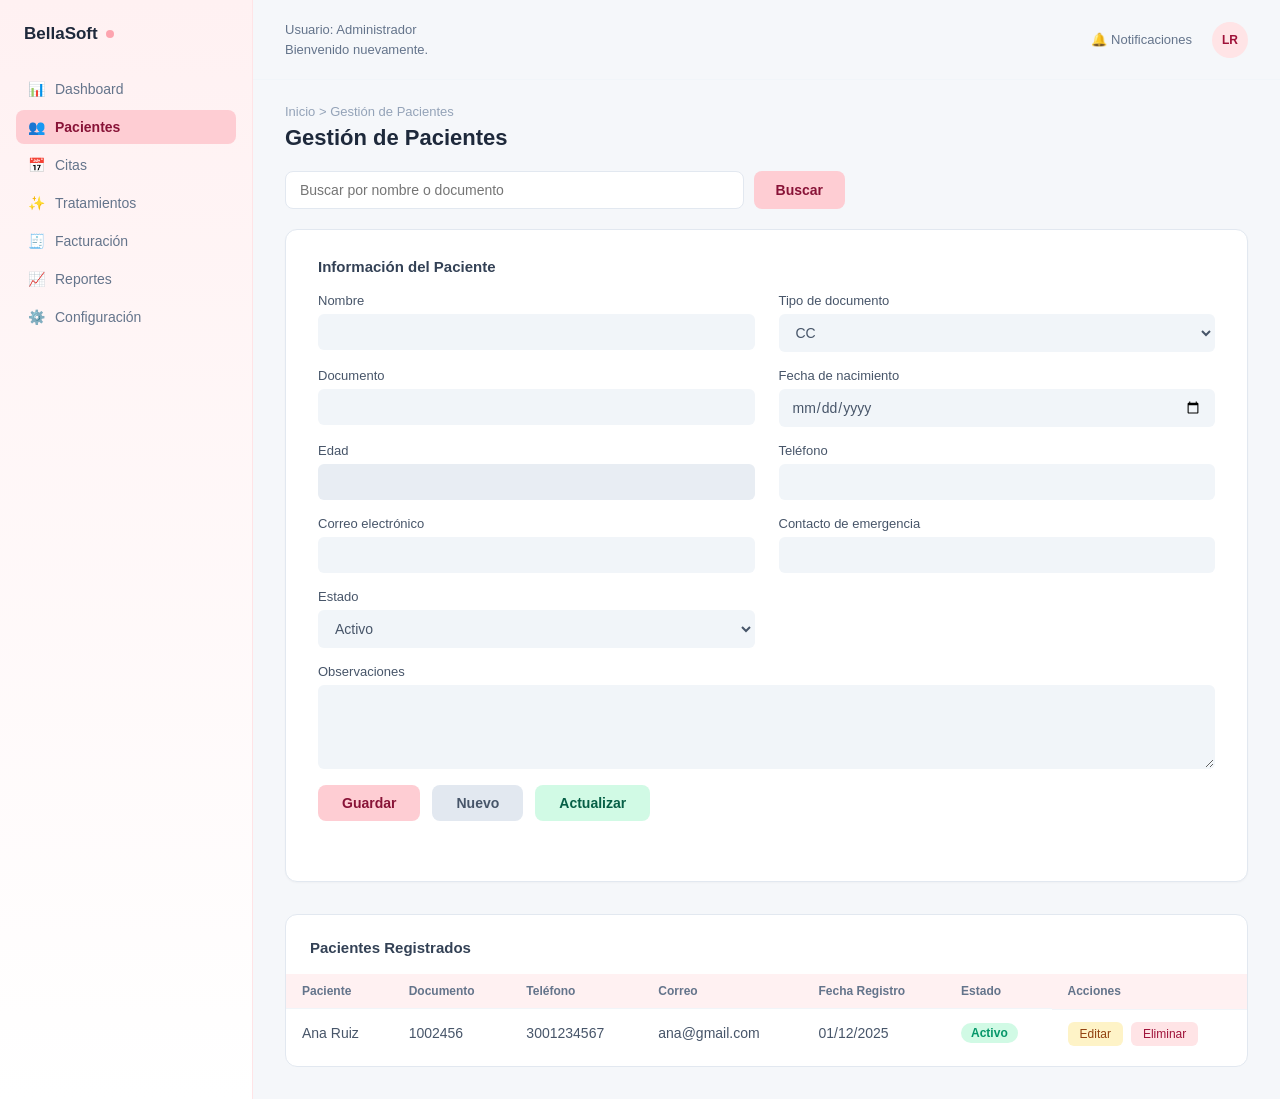
<file: Pacientes.html>
<!DOCTYPE html>
<html lang="es">
<head>
  <meta charset="UTF-8">
  <meta name="viewport" content="width=device-width, initial-scale=1.0">
  <title>Gestión de Pacientes | BellaSoft</title>
  <link rel="stylesheet" href="estilos.css">
</head>
<body>
 
<div class="app">
 
  <!-- =====================================================
     1. MENÚ LATERAL
     BD: permisos.modulo (cada enlace = un módulo) + rol_permiso (qué ve cada rol)
     ===================================================== -->
  <aside class="sidebar">
    <div class="logo">BellaSoft <span class="dot"></span></div>
    <nav class="nav">
      <a href="index.html"><span class="icon">📊</span> Dashboard</a>
      <a href="pacientes.html" class="active"><span class="icon">👥</span> Pacientes</a>
      <a href="citas.html"><span class="icon">📅</span> Citas</a>
      <a href="tratamientos.html"><span class="icon">✨</span> Tratamientos</a>
      <a href="facturacion.html"><span class="icon">🧾</span> Facturación</a>
      <a href="reportes.html"><span class="icon">📈</span> Reportes</a>
      <a href="configuracion.html"><span class="icon">⚙️</span> Configuración</a>
    </nav>
  </aside>
 
  <main class="main">
 
    <!-- =====================================================
     2. BARRA SUPERIOR
     BD: usuarios.nombres, usuarios.apellidos, roles.nombre (usuario en sesión)
     ===================================================== -->
    <header class="topbar">
      <div class="user-info">
        <div>Usuario: Administrador</div> <!-- roles.nombre -->
        <div>Bienvenido nuevamente.</div>
      </div>
      <div class="right">
        <div class="notifications">🔔 Notificaciones</div>
        <div class="avatar">LR</div> <!-- iniciales: usuarios.nombres + usuarios.apellidos -->
      </div>
    </header>
 
    <div class="content">
 
      <div class="breadcrumb">Inicio &gt; Gestión de Pacientes</div>
      <h1>Gestión de Pacientes</h1>
 
      <!-- =====================================================
     3. BUSCADOR
     BD: pacientes.nombres, pacientes.apellidos, pacientes.numero_documento
     ===================================================== -->
      <section class="busqueda">
        <input type="text" placeholder="Buscar por nombre o documento">
        <button type="button">Buscar</button>
      </section>
 
      <!-- =====================================================
     4. FORMULARIO: INFORMACIÓN DEL PACIENTE
     BD: tabla pacientes
     PENDIENTE: ajustar campos al esquema (ver notas junto a cada campo)
     ===================================================== -->
      <section class="form-card">
        <h3>Información del Paciente</h3>
 
        <form class="formulario">
          <div class="campo">
            <label>Nombre</label>
            <input type="text"> <!-- pacientes.nombres + pacientes.apellidos (PENDIENTE: separar en dos campos) -->
          </div>
 
          <div class="campo">
            <label>Tipo de documento</label>
            <select><option>CC</option><option>CE</option><option>Pasaporte</option></select> <!-- pacientes.tipo_documento ENUM('CC','TI','CE','PA','RC') (PENDIENTE: faltan TI y RC; 'Pasaporte' = 'PA') -->
          </div>
 
          <div class="campo">
            <label>Documento</label>
            <input type="text"> <!-- pacientes.numero_documento -->
          </div>
 
          <div class="campo">
            <label>Fecha de nacimiento</label>
            <input type="date"> <!-- pacientes.fecha_nacimiento -->
          </div>
 
          <div class="campo">
            <label>Edad</label>
            <input type="number" readonly> <!-- NO es columna: se calcula desde fecha_nacimiento -->
          </div>
 
          <div class="campo">
            <label>Teléfono</label>
            <input type="text"> <!-- pacientes.telefono -->
          </div>
 
          <div class="campo">
            <label>Correo electrónico</label>
            <input type="email"> <!-- pacientes.email -->
          </div>
 
          <div class="campo">
            <label>Contacto de emergencia</label>
            <input type="text"> <!-- pacientes.contacto_emergencia_nombre + contacto_emergencia_telefono (PENDIENTE: separar) -->
          </div>
 
          <div class="campo">
            <label>Estado</label>
            <select><option>Activo</option><option>Inactivo</option></select> <!-- pacientes.estado ENUM('Activo','Inactivo') -->
          </div>
 
          <div class="campo campo-completo">
            <label>Observaciones</label>
            <textarea rows="4"></textarea> <!-- pacientes.observaciones -->
          </div>
 
          <!-- FALTAN en el formulario (existen en BD): sexo, direccion, ciudad, acepta_tratamiento_datos -->
          <!-- FALTA bloque historia_clinica: alergias, enfermedades_previas, medicamentos_actuales, cirugias_previas, embarazo_lactancia, tipo_piel -->
 
          <!-- =====================================================
     5. BOTONES DEL FORMULARIO
     BD: Guardar = INSERT | Actualizar = UPDATE | Nuevo = limpiar
     ===================================================== -->
          <div class="botones-formulario">
            <button class="guardar" type="submit">Guardar</button>
            <button class="nuevo" type="reset">Nuevo</button>
            <button class="actualizar" type="button">Actualizar</button>
          </div>
        </form>
      </section>
 
      <!-- =====================================================
     6. TABLA: PACIENTES REGISTRADOS
     BD: SELECT FROM pacientes ORDER BY fecha_registro DESC
     ===================================================== -->
      <section class="table-card">
        <h3>Pacientes Registrados</h3>
        <table class="tabla-pacientes">
          <thead>
            <tr>
              <th>Paciente</th>        <!-- CONCAT(nombres,' ',apellidos) -->
              <th>Documento</th>       <!-- numero_documento -->
              <th>Teléfono</th>        <!-- telefono -->
              <th>Correo</th>          <!-- email -->
              <th>Fecha Registro</th>  <!-- fecha_registro -->
              <th>Estado</th>          <!-- estado -->
              <th>Acciones</th>        <!-- UPDATE / DELETE (o estado = 'Inactivo') -->
            </tr>
          </thead>
          <tbody>
            <tr>
              <td>Ana Ruiz</td><td>1002456</td><td>3001234567</td><td>ana@gmail.com</td><td>01/12/2025</td>
              <td><span class="badge badge-activo">Activo</span></td>
              <td class="acciones-tabla">
                <button class="editar" type="button">Editar</button>
                <button class="eliminar" type="button">Eliminar</button>
              </td>
            </tr>
          </tbody>
        </table>
      </section>
    </div>
 
  </main>
</div>
 
<!-- Lógica de la página (pendiente de implementar) -->
<script src="script.js"></script>
 
</body>
</html>
</file>
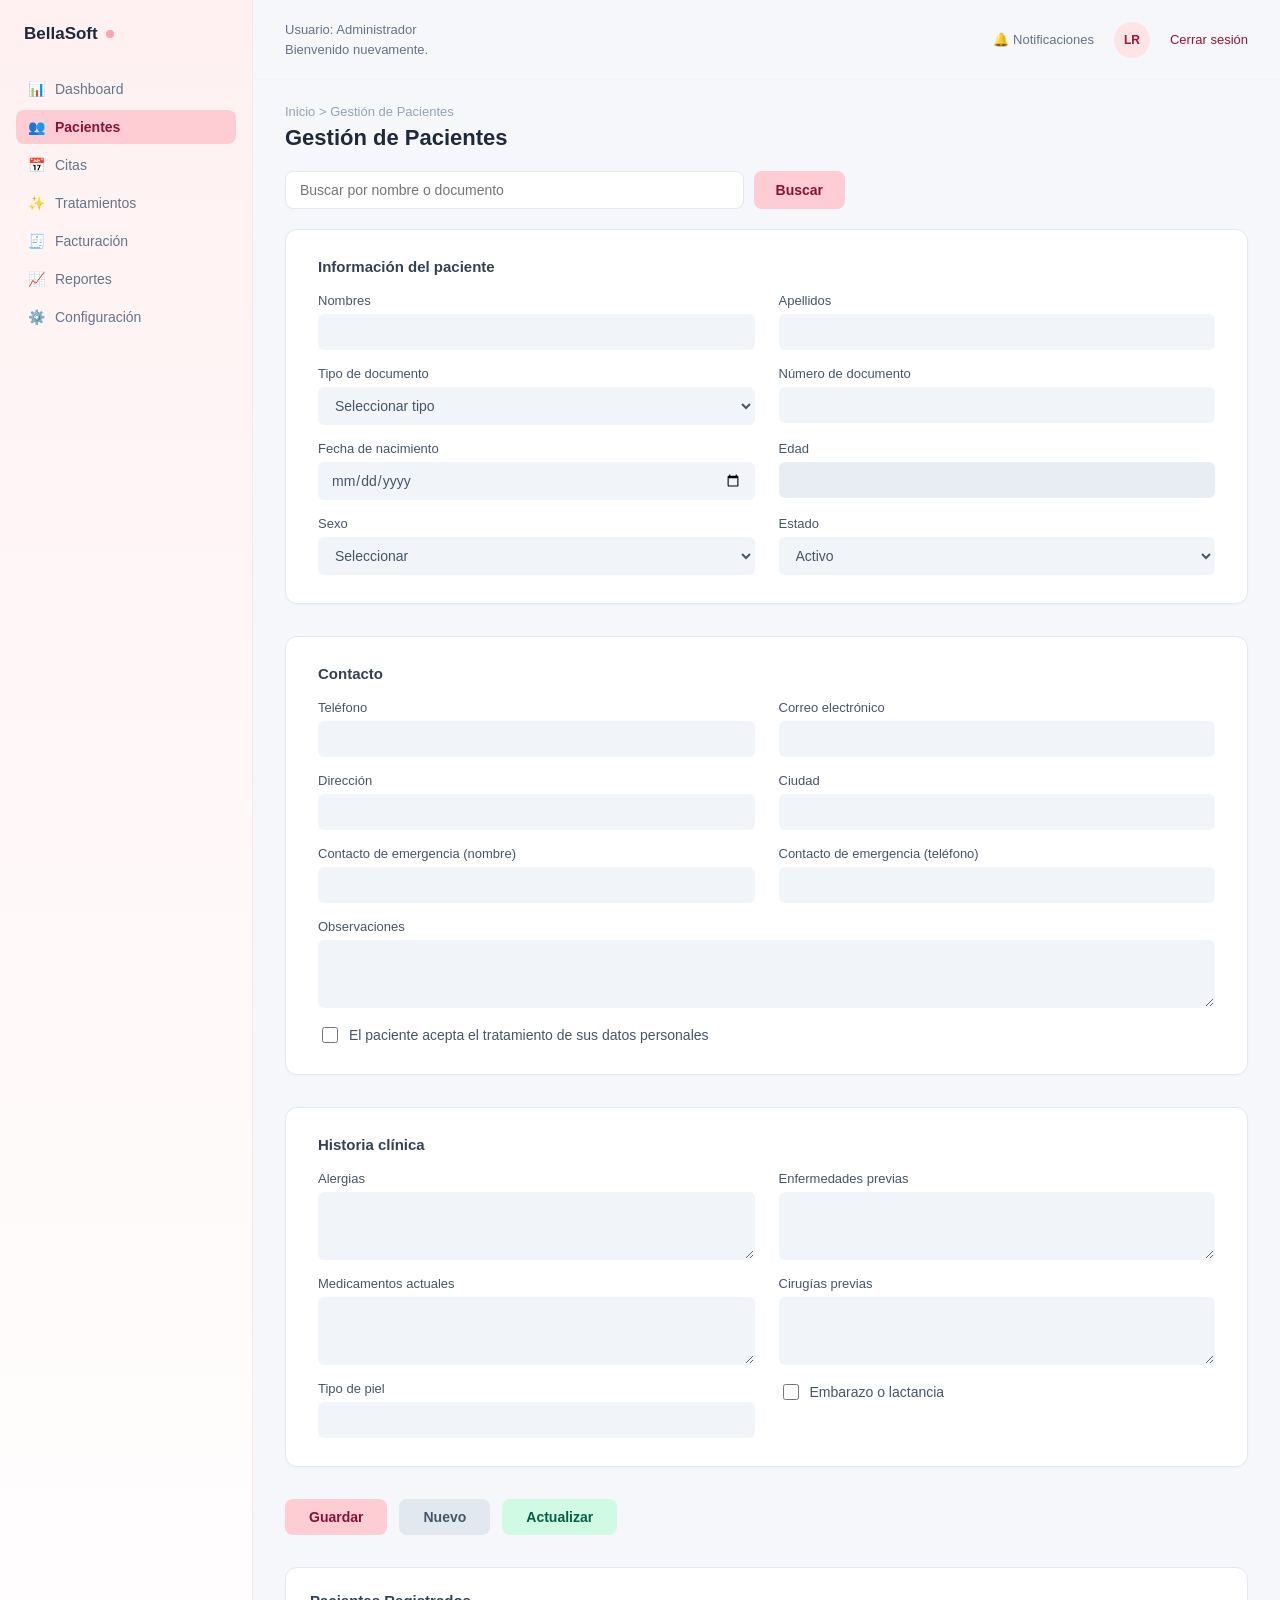
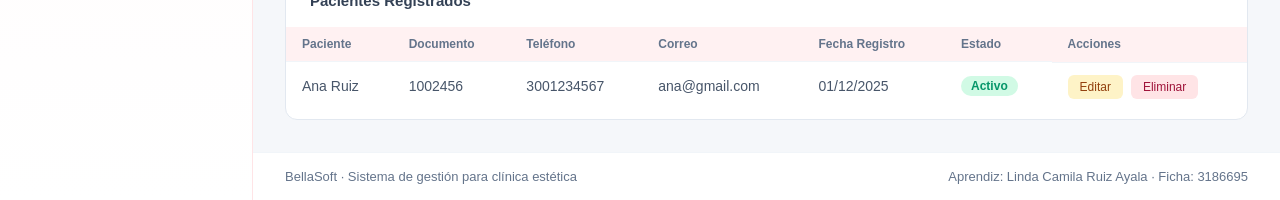
<file: pacientes.html>
<!DOCTYPE html>
<html lang="es">
<head>
  <meta charset="UTF-8">
  <meta name="viewport" content="width=device-width, initial-scale=1.0">
  <title>Gestión de Pacientes | BellaSoft</title>
  <link rel="stylesheet" href="estilos.css">
</head>
<body>

<div class="app">

  <!-- =====================================================
     1. MENÚ LATERAL
     BD: permisos.modulo (cada enlace = un módulo) + rol_permiso (qué ve cada rol)
     ===================================================== -->
  <aside class="sidebar">
    <div class="logo">BellaSoft <span class="dot"></span></div>
    <nav class="nav">
      <a href="index.html"><span class="icon">📊</span> Dashboard</a>
      <a href="pacientes.html" class="active"><span class="icon">👥</span> Pacientes</a>
      <a href="citas.html"><span class="icon">📅</span> Citas</a>
      <a href="tratamientos.html"><span class="icon">✨</span> Tratamientos</a>
      <a href="facturacion.html"><span class="icon">🧾</span> Facturación</a>
      <a href="reportes.html"><span class="icon">📈</span> Reportes</a>
      <a href="configuracion.html"><span class="icon">⚙️</span> Configuración</a>
    </nav>
  </aside>

  <main class="main">

    <!-- =====================================================
     2. BARRA SUPERIOR
     BD: usuarios.nombres, usuarios.apellidos, roles.nombre (usuario en sesión)
     ===================================================== -->
    <header class="topbar">
      <div class="user-info">
        <div>Usuario: Administrador</div> <!-- roles.nombre -->
        <div>Bienvenido nuevamente.</div>
      </div>
      <div class="right">
        <div class="notifications">🔔 Notificaciones</div>
        <div class="avatar">LR</div> <!-- iniciales: usuarios.nombres + usuarios.apellidos -->
        <a class="cerrar-sesion" href="inicio-sesion.html">Cerrar sesión</a>
      </div>
    </header>

    <div class="content">

      <div class="breadcrumb">Inicio &gt; Gestión de Pacientes</div>
      <h1>Gestión de Pacientes</h1>

      <!-- =====================================================
     3. BUSCADOR
     BD: pacientes.nombres, pacientes.apellidos, pacientes.numero_documento
     ===================================================== -->
      <section class="busqueda">
        <input id="buscar-paciente" type="text" placeholder="Buscar por nombre o documento" aria-label="Buscar paciente por nombre o documento">
        <button type="button">Buscar</button>
      </section>

      <!-- =====================================================
     4. FORMULARIO: INFORMACIÓN DEL PACIENTE
     BD: tabla pacientes (columnas verificadas con bellasoft.sql)
     ===================================================== -->
      <form class="formulario-paciente" id="form-paciente" novalidate>
        <section class="form-card">
          <h3>Información del paciente</h3>
          <div class="formulario">
            <div class="campo">
              <label for="p-nombres">Nombres</label>
              <input id="p-nombres" name="nombres" type="text" maxlength="100" required> <!-- pacientes.nombres VARCHAR(100) -->
            </div>

            <div class="campo">
              <label for="p-apellidos">Apellidos</label>
              <input id="p-apellidos" name="apellidos" type="text" maxlength="100" required> <!-- pacientes.apellidos VARCHAR(100) -->
            </div>

            <div class="campo">
              <label for="p-tipo-doc">Tipo de documento</label>
              <select id="p-tipo-doc" name="tipo_documento" required> <!-- pacientes.tipo_documento ENUM('CC','TI','CE','PA','RC') -->
                <option value="">Seleccionar tipo</option>
                <option value="CC">CC - Cédula de ciudadanía</option>
                <option value="TI">TI - Tarjeta de identidad</option>
                <option value="CE">CE - Cédula de extranjería</option>
                <option value="PA">PA - Pasaporte</option>
                <option value="RC">RC - Registro civil</option>
              </select>
            </div>

            <div class="campo">
              <label for="p-documento">Número de documento</label>
              <input id="p-documento" name="numero_documento" type="text" maxlength="20" required> <!-- pacientes.numero_documento (único junto con tipo_documento) -->
            </div>

            <div class="campo">
              <label for="p-nacimiento">Fecha de nacimiento</label>
              <input id="p-nacimiento" name="fecha_nacimiento" type="date" required> <!-- pacientes.fecha_nacimiento -->
            </div>

            <div class="campo">
              <label for="p-edad">Edad</label>
              <input id="p-edad" type="number" readonly> <!-- NO es columna: se calcula desde fecha_nacimiento (vista_pacientes.edad) -->
            </div>

            <div class="campo">
              <label for="p-sexo">Sexo</label>
              <select id="p-sexo" name="sexo"> <!-- pacientes.sexo ENUM('Femenino','Masculino','Otro') NULL -->
                <option value="">Seleccionar</option>
                <option value="Femenino">Femenino</option>
                <option value="Masculino">Masculino</option>
                <option value="Otro">Otro</option>
              </select>
            </div>

            <div class="campo">
              <label for="p-estado">Estado</label>
              <select id="p-estado" name="estado"> <!-- pacientes.estado ENUM('Activo','Inactivo') -->
                <option value="Activo">Activo</option>
                <option value="Inactivo">Inactivo</option>
              </select>
            </div>
          </div>
        </section>

        <section class="form-card">
          <h3>Contacto</h3>
          <div class="formulario">
            <div class="campo">
              <label for="p-telefono">Teléfono</label>
              <input id="p-telefono" name="telefono" type="tel" maxlength="20"> <!-- pacientes.telefono -->
            </div>

            <div class="campo">
              <label for="p-email">Correo electrónico</label>
              <input id="p-email" name="email" type="email" maxlength="120"> <!-- pacientes.email -->
            </div>

            <div class="campo">
              <label for="p-direccion">Dirección</label>
              <input id="p-direccion" name="direccion" type="text" maxlength="150"> <!-- pacientes.direccion -->
            </div>

            <div class="campo">
              <label for="p-ciudad">Ciudad</label>
              <input id="p-ciudad" name="ciudad" type="text" maxlength="80"> <!-- pacientes.ciudad -->
            </div>

            <div class="campo">
              <label for="p-emerg-nombre">Contacto de emergencia (nombre)</label>
              <input id="p-emerg-nombre" name="contacto_emergencia_nombre" type="text" maxlength="100"> <!-- pacientes.contacto_emergencia_nombre -->
            </div>

            <div class="campo">
              <label for="p-emerg-telefono">Contacto de emergencia (teléfono)</label>
              <input id="p-emerg-telefono" name="contacto_emergencia_telefono" type="tel" maxlength="20"> <!-- pacientes.contacto_emergencia_telefono -->
            </div>

            <div class="campo campo-completo">
              <label for="p-observaciones">Observaciones</label>
              <textarea id="p-observaciones" name="observaciones" rows="3"></textarea> <!-- pacientes.observaciones -->
            </div>

            <div class="campo campo-check campo-completo">
              <label for="p-acepta"><input id="p-acepta" name="acepta_tratamiento_datos" type="checkbox" value="1"> El paciente acepta el tratamiento de sus datos personales</label> <!-- pacientes.acepta_tratamiento_datos TINYINT(1) -->
            </div>
          </div>
        </section>

        <!-- =====================================================
     HISTORIA CLÍNICA
     BD: tabla historia_clinica (1 a 1 con pacientes: id_paciente UNIQUE)
     ===================================================== -->
        <section class="form-card">
          <h3>Historia clínica</h3>
          <div class="formulario">
            <div class="campo">
              <label for="h-alergias">Alergias</label>
              <textarea id="h-alergias" name="alergias" rows="3"></textarea> <!-- historia_clinica.alergias -->
            </div>

            <div class="campo">
              <label for="h-enfermedades">Enfermedades previas</label>
              <textarea id="h-enfermedades" name="enfermedades_previas" rows="3"></textarea> <!-- historia_clinica.enfermedades_previas -->
            </div>

            <div class="campo">
              <label for="h-medicamentos">Medicamentos actuales</label>
              <textarea id="h-medicamentos" name="medicamentos_actuales" rows="3"></textarea> <!-- historia_clinica.medicamentos_actuales -->
            </div>

            <div class="campo">
              <label for="h-cirugias">Cirugías previas</label>
              <textarea id="h-cirugias" name="cirugias_previas" rows="3"></textarea> <!-- historia_clinica.cirugias_previas -->
            </div>

            <div class="campo">
              <label for="h-tipo-piel">Tipo de piel</label>
              <input id="h-tipo-piel" name="tipo_piel" type="text" maxlength="50"> <!-- historia_clinica.tipo_piel -->
            </div>

            <div class="campo campo-check">
              <label for="h-embarazo"><input id="h-embarazo" name="embarazo_lactancia" type="checkbox" value="1"> Embarazo o lactancia</label> <!-- historia_clinica.embarazo_lactancia TINYINT(1) -->
            </div>
          </div>
        </section>

        <!-- =====================================================
     5. BOTONES DEL FORMULARIO
     BD: Guardar = INSERT | Actualizar = UPDATE | Nuevo = limpiar
     ===================================================== -->
        <div class="botones-formulario">
          <button class="guardar" type="submit">Guardar</button>
          <button class="nuevo" type="reset">Nuevo</button>
          <button class="actualizar" type="button">Actualizar</button>
        </div>
      </form>

      <!-- =====================================================
     6. TABLA: PACIENTES REGISTRADOS
     BD: SELECT FROM pacientes ORDER BY fecha_registro DESC
     ===================================================== -->
      <section class="table-card">
        <h3>Pacientes Registrados</h3>
        <table class="tabla-pacientes">
          <thead>
          <tr>
            <th>Paciente</th>        <!-- CONCAT(nombres,' ',apellidos) -->
            <th>Documento</th>       <!-- numero_documento -->
            <th>Teléfono</th>        <!-- telefono -->
            <th>Correo</th>          <!-- email -->
            <th>Fecha Registro</th>  <!-- fecha_registro -->
            <th>Estado</th>          <!-- estado -->
            <th>Acciones</th>        <!-- UPDATE / DELETE (o estado = 'Inactivo') -->
          </tr>
          </thead>
          <tbody>
          <tr>
            <td>Ana Ruiz</td><td>1002456</td><td>3001234567</td><td>ana@gmail.com</td><td>01/12/2025</td>
            <td><span class="badge badge-activo">Activo</span></td>
            <td class="acciones-tabla">
              <button class="editar" type="button">Editar</button>
              <button class="eliminar" type="button">Eliminar</button>
            </td>
          </tr>
          </tbody>
        </table>
      </section>
    </div>

    <!-- =====================================================
     PIE DE PÁGINA
     Datos del aprendiz para identificar la evidencia
     ===================================================== -->
    <footer class="pie">
      <p>BellaSoft · Sistema de gestión para clínica estética</p>
      <p>Aprendiz: Linda Camila Ruiz Ayala · Ficha: 3186695</p>
    </footer>
  </main>
</div>

<!-- Lógica de la página: validaciones, filtros y eventos (script.js) -->
<script src="script.js"></script>

</body>
</html>
</file>
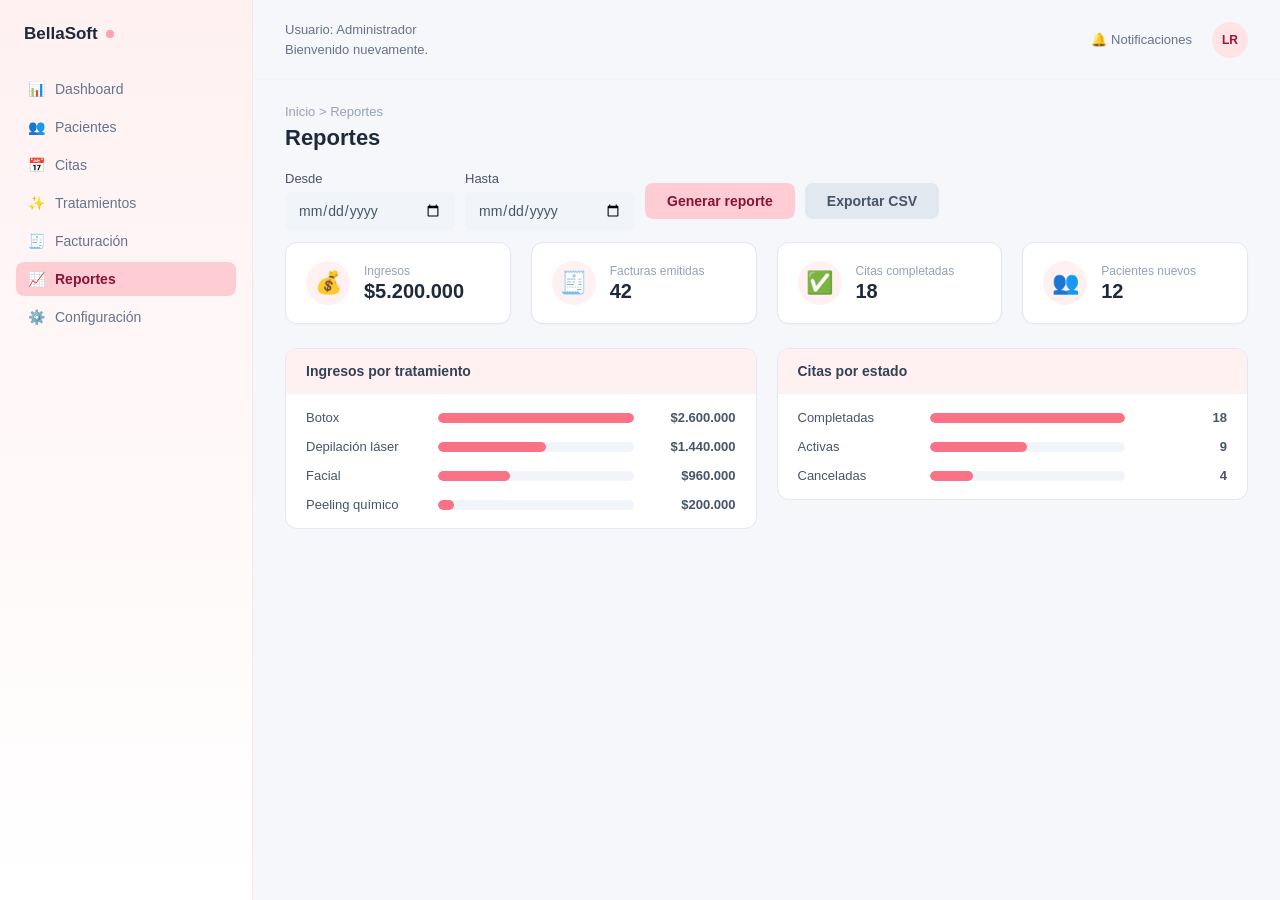
<file: Reportes.html>
<!DOCTYPE html>
<html lang="es">
<head>
  <meta charset="UTF-8">
  <meta name="viewport" content="width=device-width, initial-scale=1.0">
  <title>Reportes | BellaSoft</title>
  <link rel="stylesheet" href="estilos.css">
</head>
<body>

<div class="app">

  <!-- =====================================================
     1. MENÚ LATERAL
     BD: permisos.modulo (cada enlace = un módulo) + rol_permiso (qué ve cada rol)
     ===================================================== -->
  <aside class="sidebar">
    <div class="logo">BellaSoft <span class="dot"></span></div>
    <nav class="nav">
      <a href="index.html"><span class="icon">📊</span> Dashboard</a>
      <a href="pacientes.html"><span class="icon">👥</span> Pacientes</a>
      <a href="citas.html"><span class="icon">📅</span> Citas</a>
      <a href="tratamientos.html"><span class="icon">✨</span> Tratamientos</a>
      <a href="facturacion.html"><span class="icon">🧾</span> Facturación</a>
      <a href="reportes.html" class="active"><span class="icon">📈</span> Reportes</a>
      <a href="configuracion.html"><span class="icon">⚙️</span> Configuración</a>
    </nav>
  </aside>

  <main class="main">

    <!-- =====================================================
     2. BARRA SUPERIOR
     BD: usuarios.nombres, usuarios.apellidos, roles.nombre (usuario en sesión)
     ===================================================== -->
    <header class="topbar">
      <div class="user-info">
        <div>Usuario: Administrador</div> <!-- roles.nombre -->
        <div>Bienvenido nuevamente.</div>
      </div>
      <div class="right">
        <div class="notifications">🔔 Notificaciones</div>
        <div class="avatar">LR</div> <!-- iniciales: usuarios.nombres + usuarios.apellidos -->
      </div>
    </header>

    <div class="content">

      <p class="breadcrumb">Inicio &gt; Reportes</p>
      <h1>Reportes</h1>

      <!-- =====================================================
     3. FILTROS
     BD: rango sobre facturas.fecha_emision y citas.fecha
     ===================================================== -->
      <form class="filtros" id="form-reporte">
        <div class="campo"><label for="r-desde">Desde</label><input id="r-desde" name="desde" type="date"></div>
        <div class="campo"><label for="r-hasta">Hasta</label><input id="r-hasta" name="hasta" type="date"></div>
        <button class="guardar" type="submit">Generar reporte</button>
        <button class="nuevo" type="button">Exportar CSV</button>
      </form>

      <!-- =====================================================
     4. INDICADORES DEL PERIODO
     BD: consultas agregadas ({PROV})
     ===================================================== -->
      <section class="stats">
        <div class="stat-card"><span class="emoji">💰</span><div><div class="label">Ingresos</div><div class="value">$5.200.000</div></div></div> <!-- SUM(total) FROM facturas WHERE estado='Pagada' -->
        <div class="stat-card"><span class="emoji">🧾</span><div><div class="label">Facturas emitidas</div><div class="value">42</div></div></div> <!-- COUNT(*) FROM facturas -->
        <div class="stat-card"><span class="emoji">✅</span><div><div class="label">Citas completadas</div><div class="value">18</div></div></div> <!-- COUNT(*) FROM citas WHERE estado='Completado' -->
        <div class="stat-card"><span class="emoji">👥</span><div><div class="label">Pacientes nuevos</div><div class="value">12</div></div></div> <!-- COUNT(*) FROM pacientes WHERE fecha_registro BETWEEN ? AND ? -->
      </section>

      <!-- =====================================================
     5. GRÁFICAS EN BARRAS
     BD: SUM(detalle) GROUP BY tratamiento / COUNT(*) GROUP BY citas.estado
     ===================================================== -->
      <section class="grid-2">
        <div class="panel">
          <div class="panel-title">Ingresos por tratamiento</div>
          <div class="barras">
          <div class="barra-fila">
            <span class="barra-etiqueta">Botox</span>
            <span class="barra-pista"><span class="barra-relleno" style="width:100%"></span></span>
            <span class="barra-valor">$2.600.000</span>
          </div>
          <div class="barra-fila">
            <span class="barra-etiqueta">Depilación láser</span>
            <span class="barra-pista"><span class="barra-relleno" style="width:55%"></span></span>
            <span class="barra-valor">$1.440.000</span>
          </div>
          <div class="barra-fila">
            <span class="barra-etiqueta">Facial</span>
            <span class="barra-pista"><span class="barra-relleno" style="width:37%"></span></span>
            <span class="barra-valor">$960.000</span>
          </div>
          <div class="barra-fila">
            <span class="barra-etiqueta">Peeling químico</span>
            <span class="barra-pista"><span class="barra-relleno" style="width:8%"></span></span>
            <span class="barra-valor">$200.000</span>
          </div>
          </div>
        </div>
        <div class="panel">
          <div class="panel-title">Citas por estado</div>
          <div class="barras">
          <div class="barra-fila">
            <span class="barra-etiqueta">Completadas</span>
            <span class="barra-pista"><span class="barra-relleno" style="width:100%"></span></span>
            <span class="barra-valor">18</span>
          </div>
          <div class="barra-fila">
            <span class="barra-etiqueta">Activas</span>
            <span class="barra-pista"><span class="barra-relleno" style="width:50%"></span></span>
            <span class="barra-valor">9</span>
          </div>
          <div class="barra-fila">
            <span class="barra-etiqueta">Canceladas</span>
            <span class="barra-pista"><span class="barra-relleno" style="width:22%"></span></span>
            <span class="barra-valor">4</span>
          </div>
          </div>
        </div>
      </section>
    </div>

  </main>
</div>

<!-- Lógica de la página (pendiente de implementar) -->
<script src="script.js"></script>

</body>
</html>
</file>
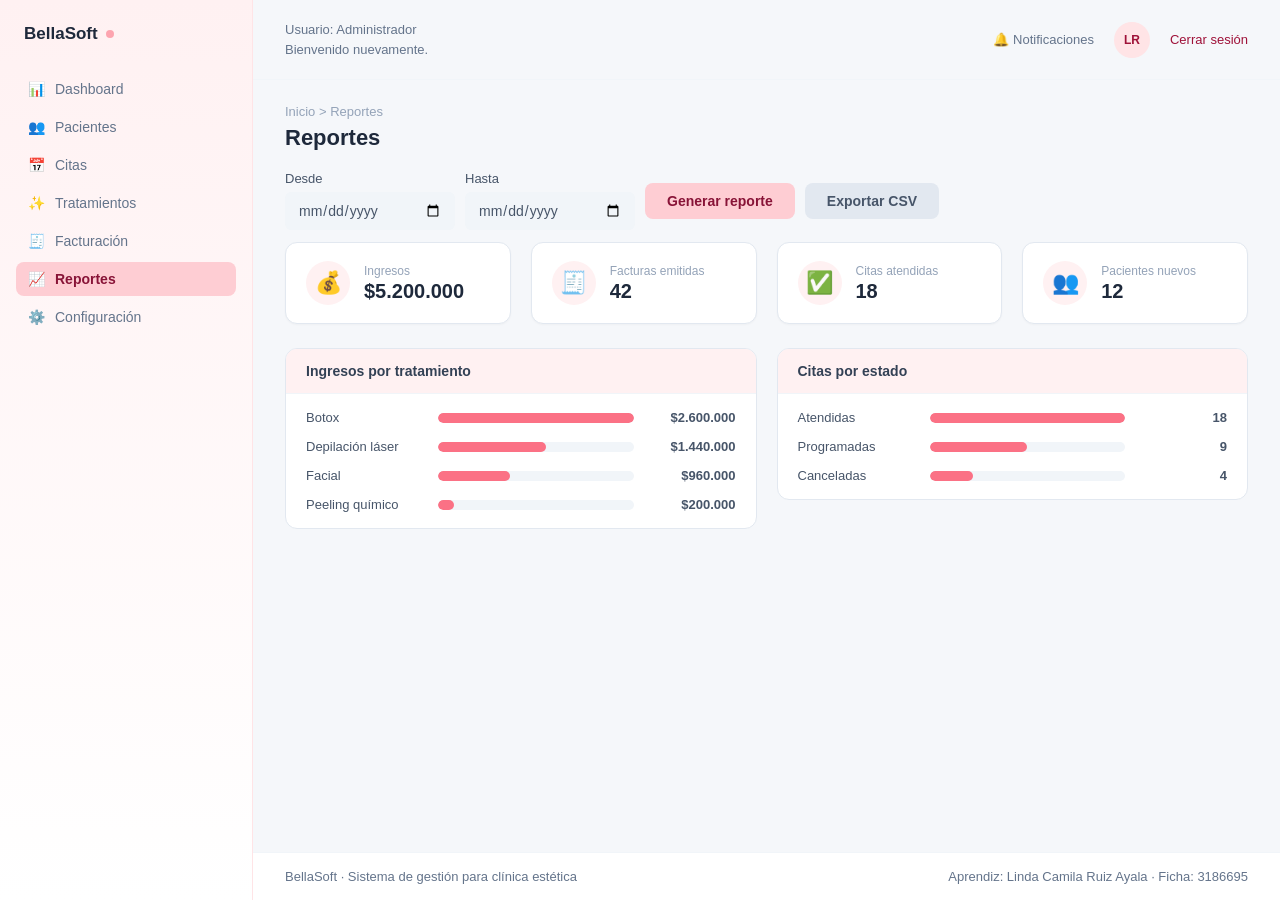
<file: reportes.html>
<!DOCTYPE html>
<html lang="es">
<head>
  <meta charset="UTF-8">
  <meta name="viewport" content="width=device-width, initial-scale=1.0">
  <title>Reportes | BellaSoft</title>
  <link rel="stylesheet" href="estilos.css">
</head>
<body>

<div class="app">

  <!-- =====================================================
     1. MENÚ LATERAL
     BD: permisos.modulo (cada enlace = un módulo) + rol_permiso (qué ve cada rol)
     ===================================================== -->
  <aside class="sidebar">
    <div class="logo">BellaSoft <span class="dot"></span></div>
    <nav class="nav">
      <a href="index.html"><span class="icon">📊</span> Dashboard</a>
      <a href="pacientes.html"><span class="icon">👥</span> Pacientes</a>
      <a href="citas.html"><span class="icon">📅</span> Citas</a>
      <a href="tratamientos.html"><span class="icon">✨</span> Tratamientos</a>
      <a href="facturacion.html"><span class="icon">🧾</span> Facturación</a>
      <a href="reportes.html" class="active"><span class="icon">📈</span> Reportes</a>
      <a href="configuracion.html"><span class="icon">⚙️</span> Configuración</a>
    </nav>
  </aside>

  <main class="main">

    <!-- =====================================================
     2. BARRA SUPERIOR
     BD: usuarios.nombres, usuarios.apellidos, roles.nombre (usuario en sesión)
     ===================================================== -->
    <header class="topbar">
      <div class="user-info">
        <div>Usuario: Administrador</div> <!-- roles.nombre -->
        <div>Bienvenido nuevamente.</div>
      </div>
      <div class="right">
        <div class="notifications">🔔 Notificaciones</div>
        <div class="avatar">LR</div> <!-- iniciales: usuarios.nombres + usuarios.apellidos -->
        <a class="cerrar-sesion" href="inicio-sesion.html">Cerrar sesión</a>
      </div>
    </header>

    <div class="content">

      <p class="breadcrumb">Inicio &gt; Reportes</p>
      <h1>Reportes</h1>

      <!-- =====================================================
     3. FILTROS
     BD: rango sobre facturas.fecha_emision y citas.fecha
     ===================================================== -->
      <form class="filtros" id="form-reporte">
        <div class="campo"><label for="r-desde">Desde</label><input id="r-desde" name="desde" type="date"></div>
        <div class="campo"><label for="r-hasta">Hasta</label><input id="r-hasta" name="hasta" type="date"></div>
        <button class="guardar" type="submit">Generar reporte</button>
        <button class="nuevo" type="button">Exportar CSV</button>
      </form>

      <!-- =====================================================
     4. INDICADORES DEL PERIODO
     BD: consultas agregadas ({PROV})
     ===================================================== -->
      <section class="stats">
        <div class="stat-card"><span class="emoji">💰</span><div><div class="label">Ingresos</div><div class="value">$5.200.000</div></div></div> <!-- SUM(monto) FROM pagos WHERE fecha_pago BETWEEN ? AND ? -->
        <div class="stat-card"><span class="emoji">🧾</span><div><div class="label">Facturas emitidas</div><div class="value">42</div></div></div> <!-- COUNT(*) FROM facturas -->
        <div class="stat-card"><span class="emoji">✅</span><div><div class="label">Citas atendidas</div><div class="value">18</div></div></div> <!-- COUNT(*) FROM citas WHERE estado='Atendida' AND fecha BETWEEN ? AND ? -->
        <div class="stat-card"><span class="emoji">👥</span><div><div class="label">Pacientes nuevos</div><div class="value">12</div></div></div> <!-- COUNT(*) FROM pacientes WHERE fecha_registro BETWEEN ? AND ? -->
      </section>

      <!-- =====================================================
     5. GRÁFICAS EN BARRAS
     BD: SUM(detalle) GROUP BY tratamiento / COUNT(*) GROUP BY citas.estado
     ===================================================== -->
      <section class="grid-2">
        <div class="panel">
          <div class="panel-title">Ingresos por tratamiento</div>
          <div class="barras">
            <div class="barra-fila">
              <span class="barra-etiqueta">Botox</span>
              <span class="barra-pista"><span class="barra-relleno ancho-100"></span></span>
              <span class="barra-valor">$2.600.000</span>
            </div>
            <div class="barra-fila">
              <span class="barra-etiqueta">Depilación láser</span>
              <span class="barra-pista"><span class="barra-relleno ancho-55"></span></span>
              <span class="barra-valor">$1.440.000</span>
            </div>
            <div class="barra-fila">
              <span class="barra-etiqueta">Facial</span>
              <span class="barra-pista"><span class="barra-relleno ancho-37"></span></span>
              <span class="barra-valor">$960.000</span>
            </div>
            <div class="barra-fila">
              <span class="barra-etiqueta">Peeling químico</span>
              <span class="barra-pista"><span class="barra-relleno ancho-8"></span></span>
              <span class="barra-valor">$200.000</span>
            </div>
          </div>
        </div>
        <div class="panel">
          <div class="panel-title">Citas por estado</div>
          <div class="barras">
            <div class="barra-fila">
              <span class="barra-etiqueta">Atendidas</span>
              <span class="barra-pista"><span class="barra-relleno ancho-100"></span></span>
              <span class="barra-valor">18</span>
            </div>
            <div class="barra-fila">
              <span class="barra-etiqueta">Programadas</span>
              <span class="barra-pista"><span class="barra-relleno ancho-50"></span></span>
              <span class="barra-valor">9</span>
            </div>
            <div class="barra-fila">
              <span class="barra-etiqueta">Canceladas</span>
              <span class="barra-pista"><span class="barra-relleno ancho-22"></span></span>
              <span class="barra-valor">4</span>
            </div>
          </div>
        </div>
      </section>
    </div>

    <!-- =====================================================
     PIE DE PÁGINA
     Datos del aprendiz para identificar la evidencia
     ===================================================== -->
    <footer class="pie">
      <p>BellaSoft · Sistema de gestión para clínica estética</p>
      <p>Aprendiz: Linda Camila Ruiz Ayala · Ficha: 3186695</p>
    </footer>
  </main>
</div>

<!-- Lógica de la página: validaciones, filtros y eventos (script.js) -->
<script src="script.js"></script>

</body>
</html>
</file>
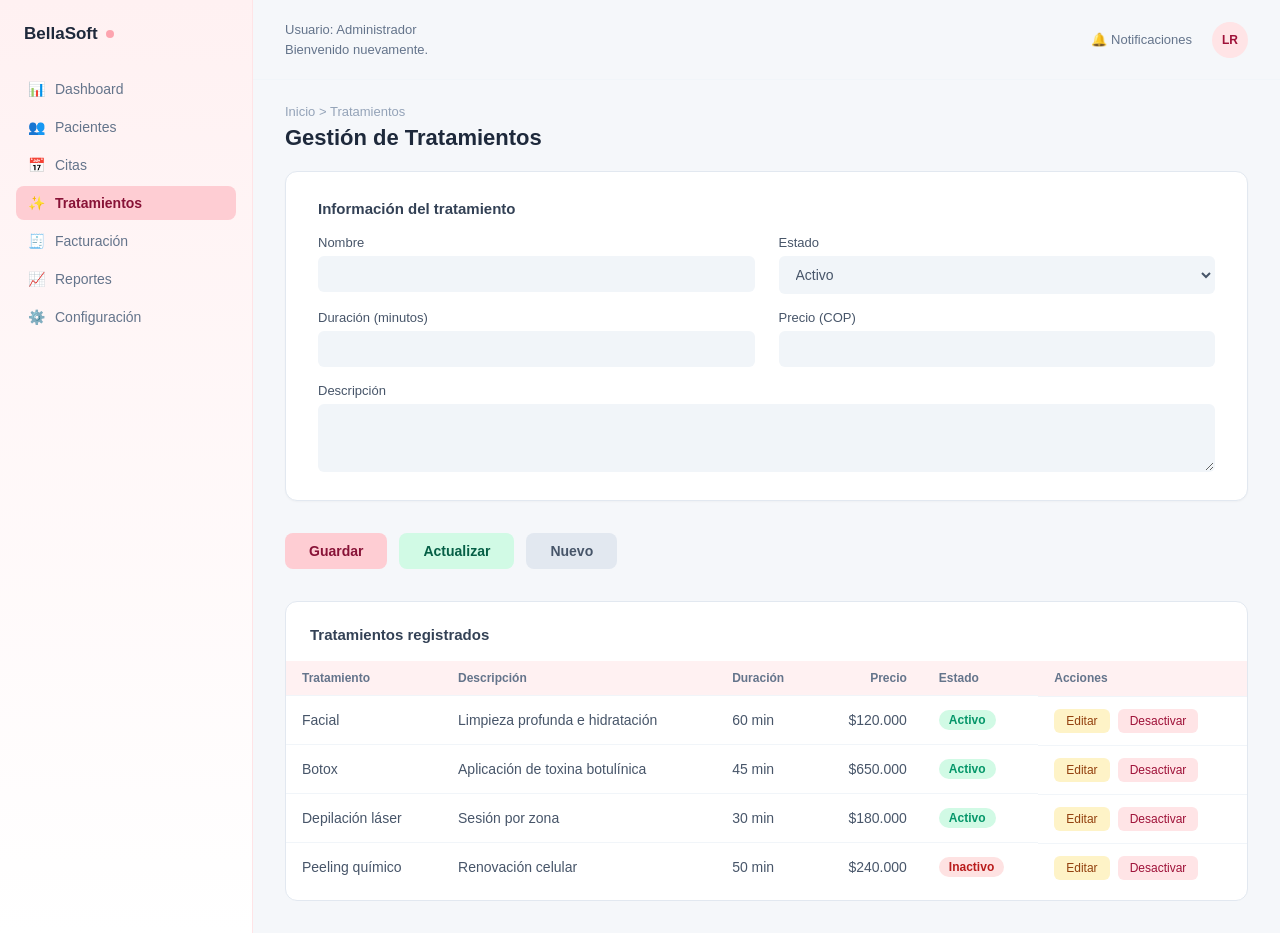
<file: Tratamientos.html>
<!DOCTYPE html>
<html lang="es">
<head>
  <meta charset="UTF-8">
  <meta name="viewport" content="width=device-width, initial-scale=1.0">
  <title>Gestión de Tratamientos | BellaSoft</title>
  <link rel="stylesheet" href="estilos.css">
</head>
<body>
 
<div class="app">
 
  <!-- =====================================================
     1. MENÚ LATERAL
     BD: permisos.modulo (cada enlace = un módulo) + rol_permiso (qué ve cada rol)
     ===================================================== -->
  <aside class="sidebar">
    <div class="logo">BellaSoft <span class="dot"></span></div>
    <nav class="nav">
      <a href="index.html"><span class="icon">📊</span> Dashboard</a>
      <a href="pacientes.html"><span class="icon">👥</span> Pacientes</a>
      <a href="citas.html"><span class="icon">📅</span> Citas</a>
      <a href="tratamientos.html" class="active"><span class="icon">✨</span> Tratamientos</a>
      <a href="facturacion.html"><span class="icon">🧾</span> Facturación</a>
      <a href="reportes.html"><span class="icon">📈</span> Reportes</a>
      <a href="configuracion.html"><span class="icon">⚙️</span> Configuración</a>
    </nav>
  </aside>
 
  <main class="main">
 
    <!-- =====================================================
     2. BARRA SUPERIOR
     BD: usuarios.nombres, usuarios.apellidos, roles.nombre (usuario en sesión)
     ===================================================== -->
    <header class="topbar">
      <div class="user-info">
        <div>Usuario: Administrador</div> <!-- roles.nombre -->
        <div>Bienvenido nuevamente.</div>
      </div>
      <div class="right">
        <div class="notifications">🔔 Notificaciones</div>
        <div class="avatar">LR</div> <!-- iniciales: usuarios.nombres + usuarios.apellidos -->
      </div>
    </header>
 
    <div class="content">
 
      <p class="breadcrumb">Inicio &gt; Tratamientos</p>
      <h1>Gestión de Tratamientos</h1>
 
      <!-- =====================================================
     3. FORMULARIO: TRATAMIENTO
     BD: tabla tratamientos (INSERT / UPDATE)
     PROVISIONAL: confirmar columnas con el script SQL real de esta tabla: id_tratamiento, nombre, descripcion, duracion_minutos, precio, activo
     ===================================================== -->
      <form class="formulario-paciente" id="form-tratamiento" novalidate>
        <section class="form-card">
          <h3>Información del tratamiento</h3>
          <div class="formulario">
          <div class="campo">
            <label for="t-nombre">Nombre</label>
            <input id="t-nombre" name="nombre" type="text" maxlength="100" required> <!-- tratamientos.nombre -->
          </div>
 
          <div class="campo">
            <label for="t-activo">Estado</label>
            <select id="t-activo" name="activo"><option value="1">Activo</option><option value="0">Inactivo</option></select> <!-- tratamientos.activo TINYINT(1) -->
          </div>
 
          <div class="campo">
            <label for="t-duracion">Duración (minutos)</label>
            <input id="t-duracion" name="duracion_minutos" type="number" min="5" step="5" required> <!-- tratamientos.duracion_minutos INT -->
          </div>
 
          <div class="campo">
            <label for="t-precio">Precio (COP)</label>
            <input id="t-precio" name="precio" type="number" min="0" step="1000" required> <!-- tratamientos.precio DECIMAL(12,2) -->
          </div>
 
          <div class="campo campo-completo">
            <label for="t-descripcion">Descripción</label>
            <textarea id="t-descripcion" name="descripcion" rows="3"></textarea> <!-- tratamientos.descripcion -->
          </div>
 
          </div>
        </section>
 
        <!-- =====================================================
     4. BOTONES DEL FORMULARIO
     BD: Guardar = INSERT | Actualizar = UPDATE | Nuevo = limpiar
     ===================================================== -->
        <div class="botones-formulario">
          <button class="guardar" type="submit">Guardar</button>
          <button class="actualizar" type="button">Actualizar</button>
          <button class="nuevo" type="reset">Nuevo</button>
        </div>
      </form>
 
      <!-- =====================================================
     5. TABLA: TRATAMIENTOS REGISTRADOS
     BD: SELECT FROM tratamientos ORDER BY nombre
     ===================================================== -->
      <section class="table-card">
        <h3>Tratamientos registrados</h3>
        <div class="tabla-scroll">
        <table class="tabla-datos">
          <thead>
            <tr><th>Tratamiento</th><th>Descripción</th><th>Duración</th><th class="num">Precio</th><th>Estado</th><th>Acciones</th></tr>
          </thead>
          <tbody>
            <tr data-id="1">
              <td>Facial</td><td>Limpieza profunda e hidratación</td><td>60 min</td><td class="num">$120.000</td>
              <td><span class="badge badge-activo">Activo</span></td>
              <td class="acciones-tabla"><button class="editar" type="button">Editar</button><button class="eliminar" type="button">Desactivar</button></td>
            </tr>
            <tr data-id="2">
              <td>Botox</td><td>Aplicación de toxina botulínica</td><td>45 min</td><td class="num">$650.000</td>
              <td><span class="badge badge-activo">Activo</span></td>
              <td class="acciones-tabla"><button class="editar" type="button">Editar</button><button class="eliminar" type="button">Desactivar</button></td>
            </tr>
            <tr data-id="3">
              <td>Depilación láser</td><td>Sesión por zona</td><td>30 min</td><td class="num">$180.000</td>
              <td><span class="badge badge-activo">Activo</span></td>
              <td class="acciones-tabla"><button class="editar" type="button">Editar</button><button class="eliminar" type="button">Desactivar</button></td>
            </tr>
            <tr data-id="4">
              <td>Peeling químico</td><td>Renovación celular</td><td>50 min</td><td class="num">$240.000</td>
              <td><span class="badge badge-inactivo">Inactivo</span></td>
              <td class="acciones-tabla"><button class="editar" type="button">Editar</button><button class="eliminar" type="button">Desactivar</button></td>
            </tr>
          </tbody>
        </table>
        </div>
      </section>
    </div>
 
  </main>
</div>
 
<!-- Lógica de la página (pendiente de implementar) -->
<script src="script.js"></script>
 
</body>
</html>
</file>
<file: estilos.css>
/* =====================================================
   BellaSoft - Hoja de estilos global
   Archivos que la usan: todas las páginas (index, pacientes, citas, tratamientos,
   facturacion, reportes, configuracion y login)
   Organización: una sección por bloque de la interfaz,
   con la tabla de la BD a la que corresponde (si aplica).
   ===================================================== */


/* =====================================================
   1. BASE
   Aplica a: todas las páginas
   ===================================================== */
body {
    margin: 0;
    font-family: -apple-system, "Segoe UI", Roboto, Helvetica, Arial, sans-serif;
    background: #F5F7FA;
    color: #334155;
    min-height: 100vh;
}


/* =====================================================
   2. LAYOUT GENERAL
   Estructura: .app > (.sidebar + .main)
   Aplica a: todas las páginas
   ===================================================== */
.app {
    display: flex;
    min-height: 100vh;
}

.main {
    flex: 1;
    display: flex;
    flex-direction: column;
    min-width: 0;
}

.content {
    padding: 24px 32px 32px;
    flex: 1;
    overflow-y: auto;
}

.contenido {
    width: 100%;
    max-width: 1350px;
    margin: auto;
}


/* =====================================================
   3. MENÚ LATERAL (SIDEBAR)
   BD: permisos.modulo -> cada enlace es un módulo
       rol_permiso     -> define qué enlaces ve cada rol
   ===================================================== */
.sidebar {
    width: 220px;
    flex-shrink: 0;
    background: linear-gradient(to bottom, #fff1f2, #ffffff);
    border-right: 1px solid #ffe4e6;
    padding: 24px 16px;
}

.logo {
    display: flex;
    align-items: center;
    gap: 8px;
    padding: 0 8px;
    margin-bottom: 28px;
    font-size: 17px;
    font-weight: 600;
    color: #1e293b;
}

.logo .dot {
    width: 8px;
    height: 8px;
    border-radius: 50%;
    background: #fda4af;
}

.nav {
    display: flex;
    flex-direction: column;
    gap: 4px;
}

.nav a {
    display: flex;
    align-items: center;
    gap: 10px;
    padding: 9px 12px;
    border-radius: 8px;
    font-size: 14px;
    color: #64748b;
    text-decoration: none;
}

.nav a:hover {
    background: #fff1f2;
    color: #334155;
}

.nav a.active {
    background: #fecdd3;
    color: #881337;
    font-weight: 600;
}


/* =====================================================
   4. BARRA SUPERIOR (TOPBAR)
   BD: usuarios.nombres, usuarios.apellidos -> "Usuario"
       roles.nombre                         -> rol mostrado
   ===================================================== */
.topbar {
    display: flex;
    flex-wrap: nowrap;
    align-items: center;
    justify-content: space-between;
    gap: 16px;
    padding: 20px 32px;
    border-bottom: 1px solid #f1f5f9;
}

.topbar .user-info {
    font-size: 13px;
    color: #64748b;
    line-height: 1.5;
    flex-shrink: 0;
}

.topbar .right {
    display: flex;
    align-items: center;
    gap: 20px;
    flex-shrink: 0;
}

.notifications {
    font-size: 13px;
    color: #64748b;
    display: flex;
    align-items: center;
    gap: 6px;
}

/* Iniciales del usuario: primera letra de nombres + apellidos */
.avatar {
    width: 36px;
    height: 36px;
    border-radius: 50%;
    background: #ffe4e6;
    color: #9f1239;
    font-size: 12px;
    font-weight: 700;
    display: flex;
    align-items: center;
    justify-content: center;
}


/* =====================================================
   5. COMPONENTES COMPARTIDOS
   Aplica a: dashboard, pacientes, citas
   ===================================================== */

/* ---- 5.1 Insignias de estado ----
   BD: pacientes.estado ('Activo' / 'Inactivo') */
.badge {
    display: inline-block;
    font-size: 12px;
    font-weight: 600;
    padding: 3px 10px;
    border-radius: 999px;
}

.badge-activo {
    background: #d1fae5;
    color: #059669;
}

.badge-inactivo {
    background: #fee2e2;
    color: #b91c1c;
}

/* ---- 5.2 Botones genéricos ---- */
.btn {
    border: none;
    font-size: 14px;
    font-weight: 600;
    padding: 10px 20px;
    border-radius: 8px;
    cursor: pointer;
    font-family: inherit;
    text-decoration: none; /* los .btn del dashboard son enlaces <a> */
    display: inline-block;
}

.btn-green {
    background: #d1fae5;
    color: #065f46;
}

.btn-green:hover {
    background: #a7f3d0;
}

.btn-pink {
    background: #fecdd3;
    color: #881337;
}

.btn-pink:hover {
    background: #fda4af;
}

.action-icons {
    cursor: pointer;
    font-size: 14px;
}

/* ---- 5.3 Tarjeta de formulario ----
   Usada en: pacientes.html y citas.html */
.form-card {
    background: #ffffff;
    border: 1px solid #e2e8f0;
    border-radius: 12px;
    box-shadow: 0 1px 2px rgba(0, 0, 0, 0.03);
    padding: 28px 32px;
    margin-bottom: 32px;
}


/* =====================================================
   6. DASHBOARD (index.html)
   ===================================================== */

/* ---- 6.1 Tarjetas de resumen ----
   BD: Pacientes     -> COUNT(*) FROM pacientes
       Citas         -> COUNT(*) FROM citas
       Tratamientos  -> COUNT(*) FROM tratamientos
       Ingresos      -> SUM(total) FROM facturas   */
.stats {
    display: grid;
    grid-template-columns: repeat(auto-fit, minmax(220px, 1fr));
    gap: 20px;
    margin-bottom: 24px;
}

.stat-card {
    background: #ffffff;
    border: 1px solid #e2e8f0;
    border-radius: 12px;
    padding: 18px 20px;
    display: flex;
    align-items: center;
    gap: 14px;
    box-shadow: 0 1px 2px rgba(0, 0, 0, 0.03);
}

.stat-card .emoji {
    font-size: 22px;
    width: 44px;
    height: 44px;
    border-radius: 50%;
    background: #fff1f2;
    display: flex;
    align-items: center;
    justify-content: center;
    flex-shrink: 0;
}

.stat-card .label {
    font-size: 12px;
    color: #94a3b8;
    margin-bottom: 2px;
}

.stat-card .value {
    font-size: 20px;
    font-weight: 700;
    color: #1e293b;
}

/* ---- 6.2 Botones de acción rápida ---- */
.actions {
    display: flex;
    gap: 12px;
    margin-bottom: 28px;
}

/* ---- 6.3 Paneles: "Últimas citas" y "Próximas citas"
   BD: citas JOIN pacientes (nombre, documento, teléfono) */
.panels {
    display: grid;
    grid-template-columns: 2fr 1fr;
    gap: 20px;
    align-items: start;
}

.panel {
    border: 1px solid #e2e8f0;
    border-radius: 12px;
    overflow: hidden;
    background: #ffffff;
}

.panel-title {
    font-size: 14px;
    font-weight: 600;
    color: #334155;
    padding: 14px 20px;
    border-bottom: 1px solid #f1f5f9;
    background: #fff1f2;
}

.panel table {
    width: 100%;
    border-collapse: collapse;
    font-size: 14px;
}

.panel th {
    text-align: left;
    font-weight: 600;
    font-size: 12px;
    color: #64748b;
    padding: 10px 20px;
    border-bottom: 1px solid #f1f5f9;
}

.panel td {
    padding: 12px 20px;
    color: #475569;
    border-top: 1px solid #f1f5f9;
}


/* =====================================================
   7. FORMULARIO DE CITAS (citas.html)
   BD: tabla citas (paciente, tratamiento, fecha, hora, estado)
   ===================================================== */
.form-grid {
    display: grid;
    grid-template-columns: 120px 1fr;
    row-gap: 16px;
    align-items: center;
    max-width: 480px;
    margin: 0 auto;
}

.form-grid label {
    font-size: 14px;
    color: #475569;
}

/* Buscador de paciente: pacientes.nombres / apellidos / numero_documento */
.field {
    position: relative;
}

.field .icon-search {
    position: absolute;
    left: 12px;
    top: 50%;
    transform: translateY(-50%);
    color: #94a3b8;
    font-size: 13px;
}

.field input {
    padding-left: 30px;
}

.form-grid input,
.form-grid select {
    width: 100%;
    background: #f1f5f9;
    border: none;
    border-radius: 6px;
    padding: 9px 12px;
    font-size: 14px;
    color: #475569;
    font-family: inherit;
    outline: none;
}

.form-grid input::placeholder {
    color: #94a3b8;
}

.form-grid input:focus,
.form-grid select:focus {
    box-shadow: 0 0 0 2px #fecdd3;
}

.form-actions {
    display: flex;
    justify-content: center;
    margin-top: 25px;
}

.btn-primary {
    background: #fecdd3;
    color: #881337;
    border: none;
    padding: 10px 28px;
    border-radius: 8px;
    font-size: 14px;
    font-weight: 600;
    cursor: pointer;
    transition: .3s;
}

.btn-primary:hover {
    background: #fda4af;
}


/* =====================================================
   8. CALENDARIO Y CITAS PROGRAMADAS (citas.html)
   ===================================================== */
.lower {
    display: grid;
    grid-template-columns: 220px 1fr;
    gap: 24px;
}

.section-title {
    font-size: 14px;
    font-weight: 600;
    color: #334155;
    margin-bottom: 8px;
}

/* ---- 8.1 Calendario mensual ----
   BD: .highlight -> días con citas (citas.fecha)
       .selected  -> día seleccionado               */
.calendar {
    border: 1px solid #e2e8f0;
    border-radius: 12px;
    padding: 14px;
}

.calendar .month {
    text-align: center;
    font-size: 12px;
    font-weight: 700;
    color: #475569;
    margin-bottom: 10px;
}

.calendar table {
    width: 100%;
    border-collapse: collapse;
    text-align: center;
    font-size: 11px;
}

.calendar th {
    color: #94a3b8;
    font-weight: 400;
    padding-bottom: 6px;
}

.calendar td {
    padding: 3px 0;
}

.calendar .day {
    display: inline-flex;
    justify-content: center;
    align-items: center;
    width: 22px;
    height: 22px;
    border-radius: 50%;
    color: #475569;
}

.calendar .day.highlight {
    color: #fb7185;
    font-weight: 600;
}

.calendar .day.selected {
    background: #fda4af;
    color: #fff;
    font-weight: 600;
}

/* ---- 8.2 Tabla de citas programadas ----
   BD: citas.hora, pacientes (nombre), tratamientos.nombre, citas.estado */
.table-wrap {
    border: 1px solid #e2e8f0;
    border-radius: 12px;
    overflow: hidden;
}

table.citas {
    width: 100%;
    border-collapse: collapse;
}

table.citas thead {
    background: #fff1f2;
}

table.citas th {
    text-align: left;
    padding: 10px 16px;
    font-size: 12px;
    color: #64748b;
}

table.citas td {
    padding: 12px 16px;
    border-top: 1px solid #f1f5f9;
    color: #475569;
    font-size: 14px;
}

/* BD: citas.estado ENUM('Programada','Confirmada','Atendida','Cancelada','No asistió') */
.estado-programada,
.estado-confirmada,
.estado-atendida,
.estado-cancelada,
.estado-noasistio {
    font-weight: 600;
}
.estado-programada { color: #0369a1; }
.estado-confirmada { color: #059669; }
.estado-atendida   { color: #475569; }
.estado-cancelada  { color: #b91c1c; }
.estado-noasistio  { color: #b45309; }
/* table.citas td pinta todas las celdas; estas reglas lo sobrescriben solo en la columna Estado */
table.citas td.estado-programada { color: #0369a1; }
table.citas td.estado-confirmada { color: #059669; }
table.citas td.estado-atendida   { color: #475569; }
table.citas td.estado-cancelada  { color: #b91c1c; }
table.citas td.estado-noasistio  { color: #b45309; }

/* Buscador de paciente: deja espacio para la lupa */
.form-grid .field input {
    padding-left: 34px;
}

.acciones {
    display: flex;
    gap: 8px;
}

.btn-editar,
.btn-cancelar {
    border: none;
    padding: 5px 12px;
    border-radius: 6px;
    font-size: 12px;
    cursor: pointer;
    transition: .3s;
}

.btn-editar {
    background: #fef3c7;
    color: #92400e;
}

.btn-editar:hover {
    background: #fde68a;
}

.btn-cancelar {
    background: #ffe4e6;
    color: #9f1239;
}

.btn-cancelar:hover {
    background: #fecdd3;
}


/* =====================================================
   9. GESTIÓN DE PACIENTES (pacientes.html)
   BD: tabla pacientes + historia_clinica
   ===================================================== */

/* ---- 9.1 Encabezado de página (migas y título) ---- */
.breadcrumb {
    font-size: 13px;
    color: #94a3b8;
    margin: 0 0 6px;
}

.content h1 {
    font-size: 22px;
    font-weight: 700;
    color: #1e293b;
    margin: 0 0 20px;
}

.form-card h3,
.table-card h3 {
    font-size: 15px;
    font-weight: 600;
    color: #334155;
    margin: 0 0 18px;
}

/* ---- 9.2 Buscador ---- */
.busqueda {
    display: flex;
    gap: 10px;
    margin-bottom: 20px;
    max-width: 560px;
}

.busqueda input {
    flex: 1;
    background: #ffffff;
    border: 1px solid #e2e8f0;
    border-radius: 8px;
    padding: 10px 14px;
    font-size: 14px;
    font-family: inherit;
    color: #475569;
    outline: none;
}

.busqueda input:focus {
    border-color: #fda4af;
    box-shadow: 0 0 0 2px #fecdd3;
}

.busqueda button {
    background: #fecdd3;
    color: #881337;
    border: none;
    border-radius: 8px;
    padding: 10px 22px;
    font-size: 14px;
    font-weight: 600;
    font-family: inherit;
    cursor: pointer;
}

.busqueda button:hover {
    background: #fda4af;
}

/* ---- 9.3 Formulario (rejilla de 2 columnas) ----
   Un .form-card por bloque: datos personales, contacto, historia clínica */
.formulario {
    display: grid;
    grid-template-columns: repeat(2, 1fr);
    gap: 16px 24px;
}

.campo {
    display: flex;
    flex-direction: column;
    gap: 6px;
}

.campo-completo {
    grid-column: 1 / -1;
}

.campo label {
    font-size: 13px;
    color: #475569;
}

.campo input:not([type="checkbox"]),
.campo select,
.campo textarea {
    width: 100%;
    box-sizing: border-box;
    background: #f1f5f9;
    border: 1px solid transparent;
    border-radius: 6px;
    padding: 9px 12px;
    font-size: 14px;
    font-family: inherit;
    color: #475569;
    outline: none;
}

.campo textarea {
    resize: vertical;
}

.campo input:focus,
.campo select:focus,
.campo textarea:focus {
    box-shadow: 0 0 0 2px #fecdd3;
}

.campo input[readonly] {
    background: #e8edf3;
    color: #64748b;
    cursor: default;
}

/* Casillas (acepta_tratamiento_datos, embarazo_lactancia) */
.campo-check label {
    display: flex;
    align-items: center;
    gap: 8px;
    font-size: 14px;
    cursor: pointer;
}

.campo-check input {
    width: 16px;
    height: 16px;
    accent-color: #fb7185;
}

/* Campo inválido tras intentar guardar (lo marca script.js) */
.campo .invalido {
    border-color: #f43f5e;
    background: #fff1f2;
}

.mensaje-error {
    font-size: 12px;
    color: #be123c;
}

/* ---- 9.4 Botones del formulario ---- */
.botones-formulario {
    display: flex;
    gap: 12px;
    margin-bottom: 32px;
}

.botones-formulario button {
    border: none;
    border-radius: 8px;
    padding: 10px 24px;
    font-size: 14px;
    font-weight: 600;
    font-family: inherit;
    cursor: pointer;
    transition: .3s;
}

.guardar {
    background: #fecdd3;
    color: #881337;
}

.guardar:hover {
    background: #fda4af;
}

.actualizar {
    background: #d1fae5;
    color: #065f46;
}

.actualizar:hover {
    background: #a7f3d0;
}

.nuevo {
    background: #e2e8f0;
    color: #475569;
}

.nuevo:hover {
    background: #cbd5e1;
}

/* ---- 9.5 Tabla de pacientes registrados ---- */
.table-card {
    background: #ffffff;
    border: 1px solid #e2e8f0;
    border-radius: 12px;
    padding: 24px 0 8px;
}

.table-card h3 {
    padding: 0 24px;
}

.tabla-scroll {
    overflow-x: auto;
}

.tabla-pacientes,
.tabla-datos {
    width: 100%;
    border-collapse: collapse;
    font-size: 14px;
}

.tabla-pacientes th,
.tabla-datos th {
    text-align: left;
    font-size: 12px;
    font-weight: 600;
    color: #64748b;
    background: #fff1f2;
    padding: 10px 16px;
    white-space: nowrap;
}

.tabla-pacientes td,
.tabla-datos td {
    padding: 12px 16px;
    color: #475569;
    border-top: 1px solid #f1f5f9;
}

.tabla-pacientes tr.seleccionado td,
.tabla-datos tr.seleccionado td {
    background: #fff7f8;
}

.acciones-tabla {
    display: flex;
    gap: 8px;
    white-space: nowrap;
}

.editar,
.eliminar {
    border: none;
    padding: 5px 12px;
    border-radius: 6px;
    font-size: 12px;
    font-family: inherit;
    cursor: pointer;
    transition: .3s;
}

.editar {
    background: #fef3c7;
    color: #92400e;
}

.editar:hover {
    background: #fde68a;
}

.eliminar {
    background: #ffe4e6;
    color: #9f1239;
}

.eliminar:hover {
    background: #fecdd3;
}

.sin-resultados td {
    text-align: center;
    color: #94a3b8;
    padding: 24px;
}


/* =====================================================
   10. COMPONENTES DE LISTADO Y FORMULARIOS COMPARTIDOS
   Usados en: tratamientos, facturación, reportes, configuración
   ===================================================== */

/* Columnas numéricas (precios, cantidades) alineadas a la derecha */
.num {
    text-align: right !important;
    font-variant-numeric: tabular-nums;
}

/* Estado "Pendiente" (facturas) */
.badge-pendiente {
    background: #fef3c7;
    color: #92400e;
}

/* Botón secundario (agregar línea, exportar) */
.btn-secundario {
    background: #ffffff;
    color: #881337;
    border: 1px dashed #fda4af;
    border-radius: 8px;
    padding: 8px 16px;
    margin-top: 14px;
    font-size: 13px;
    font-weight: 600;
    font-family: inherit;
    cursor: pointer;
}

.btn-secundario:hover {
    background: #fff1f2;
}

/* Foco visible para teclado en botones y enlaces */
button:focus-visible,
a:focus-visible {
    outline: 2px solid #fb7185;
    outline-offset: 2px;
}


/* =====================================================
   11. INICIO DE SESIÓN (inicio-sesion.html)
   BD: usuarios.email, usuarios.password_hash, usuarios.activo
   ===================================================== */
.pagina-login {
    background: #ffffff;
}

.login {
    display: grid;
    grid-template-columns: 1fr 1fr;
    min-height: 100vh;
}

.login-marca {
    background: linear-gradient(160deg, #fecdd3, #fff1f2);
    padding: 48px;
    display: flex;
    flex-direction: column;
    justify-content: space-between;
}

.login-marca .logo {
    font-size: 22px;
    padding: 0;
}

.login-marca p {
    font-size: 26px;
    line-height: 1.3;
    font-weight: 600;
    color: #881337;
    max-width: 14em;
    margin: 0;
}

.login-form {
    display: flex;
    flex-direction: column;
    justify-content: center;
    padding: 48px;
    max-width: 420px;
    width: 100%;
    box-sizing: border-box;
    margin: 0 auto;
}

.login-form h1 {
    margin-bottom: 6px;
}

.login-ayuda {
    font-size: 14px;
    color: #64748b;
    margin: 0 0 24px;
}

.login-form form {
    display: flex;
    flex-direction: column;
    gap: 16px;
}

.login-boton {
    margin-top: 8px;
    padding: 12px;
}

.login-error {
    background: #fff1f2;
    border: 1px solid #fecdd3;
    color: #9f1239;
    border-radius: 8px;
    padding: 10px 14px;
    font-size: 13px;
}


/* =====================================================
   12. CONFIGURACIÓN (configuracion.html)
   BD: usuarios, roles, permisos, rol_permiso
   ===================================================== */
.rol-selector {
    max-width: 280px;
    margin-bottom: 16px;
}

/* Matriz módulo x acción: cada casilla = una fila de la tabla permisos */
.matriz-permisos th,
.matriz-permisos td {
    text-align: center;
}

.matriz-permisos th:first-child,
.matriz-permisos tbody th {
    text-align: left;
}

.matriz-permisos tbody th {
    font-weight: 500;
    color: #475569;
    padding: 12px 16px;
    border-top: 1px solid #f1f5f9;
}

.matriz-permisos input[type="checkbox"] {
    width: 17px;
    height: 17px;
    accent-color: #fb7185;
    cursor: pointer;
}


/* =====================================================
   13. FACTURACIÓN (facturacion.html)
   BD: facturas, factura_detalle
   ===================================================== */
.detalle-factura select,
.detalle-factura input {
    width: 100%;
    box-sizing: border-box;
    background: #f1f5f9;
    border: 1px solid transparent;
    border-radius: 6px;
    padding: 8px 10px;
    font-size: 14px;
    font-family: inherit;
    color: #475569;
}

.detalle-factura input[readonly] {
    background: #e8edf3;
    color: #64748b;
}

.detalle-factura td:first-child {
    min-width: 220px;
}

.detalle-factura td.num input {
    min-width: 90px;
    text-align: right;
}

.resumen-factura {
    margin: 24px 0 0 auto;
    max-width: 300px;
    display: flex;
    flex-direction: column;
    gap: 8px;
}

.resumen-factura div {
    display: flex;
    justify-content: space-between;
    align-items: center;
    font-size: 14px;
    color: #475569;
}

.resumen-factura dt,
.resumen-factura dd {
    margin: 0;
}

.resumen-factura input {
    width: 130px;
    background: #f1f5f9;
    border: 1px solid transparent;
    border-radius: 6px;
    padding: 6px 10px;
    font-size: 14px;
    font-family: inherit;
    text-align: right;
}

.resumen-factura .total {
    border-top: 1px solid #e2e8f0;
    padding-top: 10px;
    font-size: 17px;
    font-weight: 700;
    color: #1e293b;
}


/* =====================================================
   14. REPORTES (reportes.html)
   BD: consultas agregadas sobre facturas, citas, pacientes
   ===================================================== */
.filtros {
    display: flex;
    flex-wrap: wrap;
    align-items: flex-end;
    gap: 14px;
    margin-bottom: 24px;
}

.filtros .campo {
    min-width: 170px;
}

.filtros button {
    border: none;
    border-radius: 8px;
    padding: 10px 22px;
    font-size: 14px;
    font-weight: 600;
    font-family: inherit;
    cursor: pointer;
}

.grid-2 {
    display: grid;
    grid-template-columns: 1fr 1fr;
    gap: 20px;
    align-items: start;
}

.barras {
    padding: 16px 20px;
    display: flex;
    flex-direction: column;
    gap: 14px;
}

.barra-fila {
    display: grid;
    grid-template-columns: 120px 1fr 90px;
    align-items: center;
    gap: 12px;
    font-size: 13px;
    color: #475569;
}

.barra-pista {
    background: #f1f5f9;
    border-radius: 999px;
    height: 10px;
    overflow: hidden;
}

.barra-relleno {
    display: block;
    height: 100%;
    background: #fb7185;
    border-radius: 999px;
}

.barra-valor {
    text-align: right;
    font-weight: 600;
    font-variant-numeric: tabular-nums;
}


/* =====================================================
   15. RESPONSIVE
   ===================================================== */
@media (max-width: 900px) {
    .grid-2 { grid-template-columns: 1fr; }
    .stats  { grid-template-columns: repeat(2, 1fr); }
    .panels { grid-template-columns: 1fr; }
    .lower  { grid-template-columns: 1fr; }
}

@media (max-width: 780px) {
    .app        { flex-direction: column; }
    .sidebar    { width: 100%; }
    .formulario { grid-template-columns: 1fr; }
    .content    { padding: 20px 16px 28px; }

    .login        { grid-template-columns: 1fr; }
    .login-marca  { padding: 28px; min-height: 160px; }
    .login-marca p { font-size: 20px; }
    .login-form   { padding: 32px 24px; }
    .barra-fila   { grid-template-columns: 90px 1fr 80px; }
}

@media (prefers-reduced-motion: reduce) {
    * { transition: none !important; }
}


/* =====================================================
   16. PIE DE PÁGINA Y ENLACE DE SESIÓN
   Aplica a: todas las páginas con menú lateral
   ===================================================== */
.pie {
    display: flex;
    flex-wrap: wrap;
    justify-content: space-between;
    gap: 8px 24px;
    padding: 16px 32px;
    border-top: 1px solid #f1f5f9;
    background: #ffffff;
    font-size: 13px;
    color: #64748b;
}

.pie p {
    margin: 0;
}

.cerrar-sesion {
    font-size: 13px;
    color: #9f1239;
    text-decoration: none;
}

.cerrar-sesion:hover {
    text-decoration: underline;
}

/* Permisos que no existen en la BD (matriz de configuración) */    q
.matriz-permisos .no-aplica {
    color: #94a3b8;
}

/* Anchos de las barras de reportes (antes eran estilos en línea) */
.ancho-100 { width: 100%; }
.ancho-55  { width: 55%; }
.ancho-50  { width: 50%; }
.ancho-37  { width: 37%; }
.ancho-22  { width: 22%; }
.ancho-8   { width: 8%; }

/* =====================================================
   13. AVISOS DE VALIDACIÓN Y FILTROS (los crea script.js)
   ===================================================== */
.aviso {
    border-radius: 8px;
    padding: 10px 14px;
    margin-bottom: 16px;
    font-size: 13px;
    font-weight: 500;
}

.aviso-error {
    background: #fff1f2;
    border: 1px solid #fecdd3;
    color: #9f1239;
}

.aviso-exito {
    background: #ecfdf5;
    border: 1px solid #a7f3d0;
    color: #047857;
}

/* Campos de rejillas sin .campo (citas) también muestran el error */
.form-grid .invalido {
    border-color: #f43f5e !important;
    background: #fff1f2;
}

.detalle-factura .invalido {
    border-color: #f43f5e;
    background: #fff1f2;
}

/* Barra de filtros sobre las tablas (citas, tratamientos) */
.filtros {
    display: flex;
    align-items: center;
    gap: 10px;
    margin-bottom: 12px;
    font-size: 13px;
    color: #475569;
}

.filtros select,
.filtros input {
    background: #ffffff;
    border: 1px solid #e2e8f0;
    border-radius: 8px;
    padding: 8px 12px;
    font-size: 13px;
    font-family: inherit;
    color: #475569;
}

.calendar .day {
    cursor: pointer;
}

tr[hidden] {
    display: none;
}
</file>
